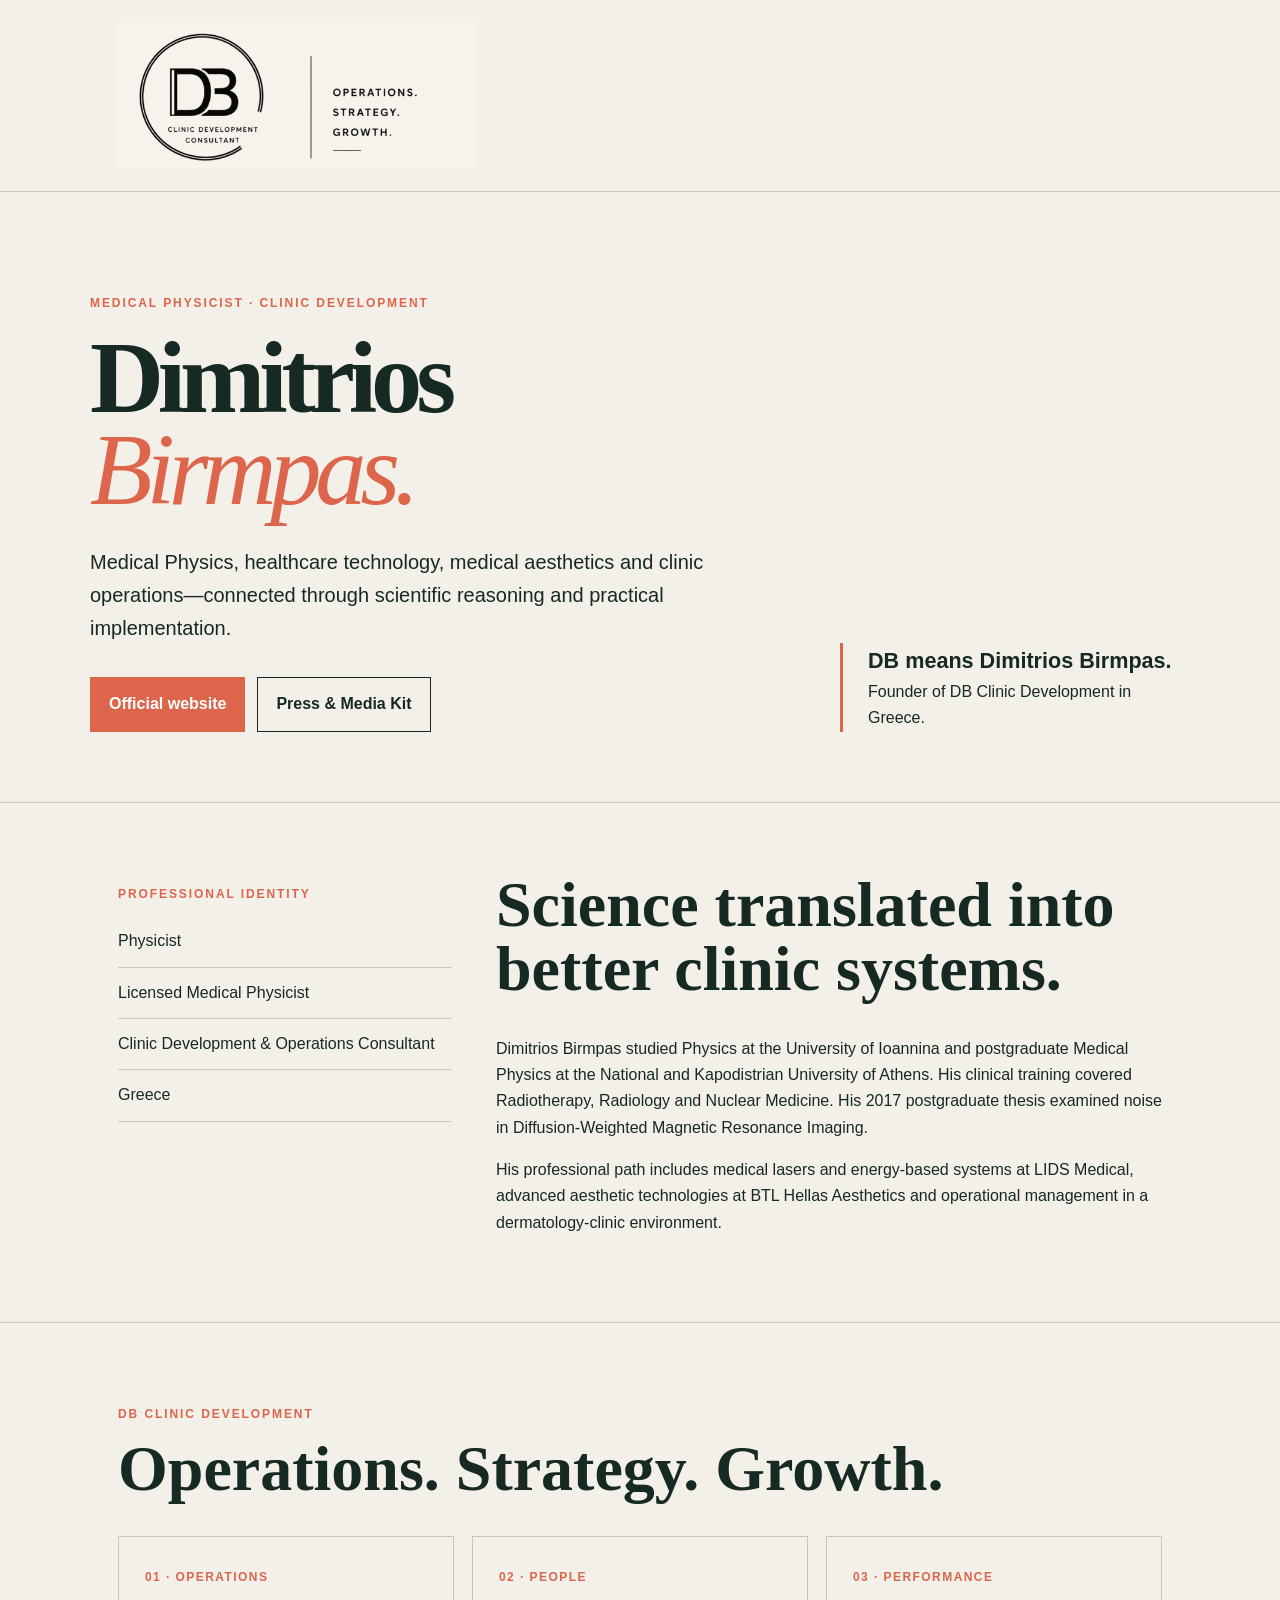
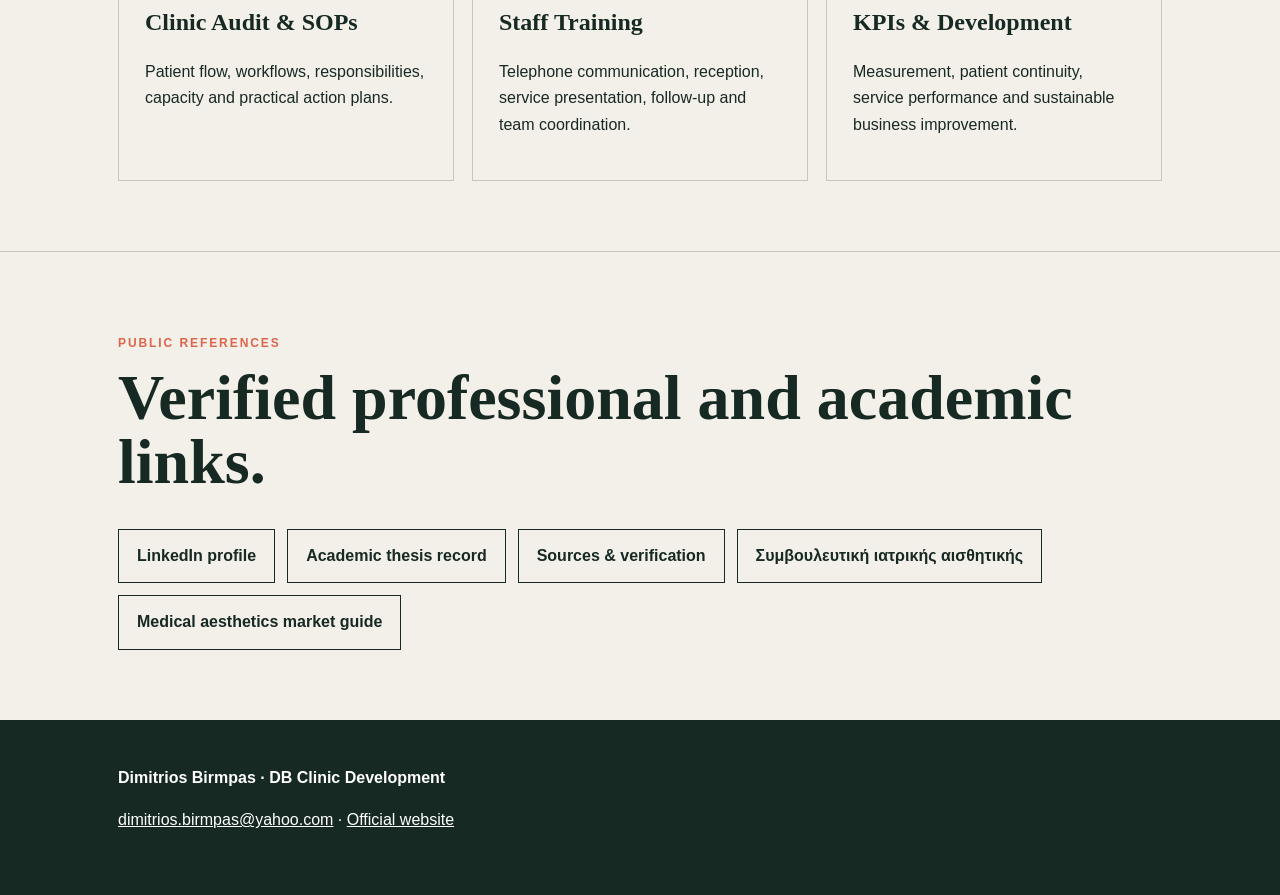
<file: index.html>
<!doctype html>
<html lang="en">
<head>
<meta charset="utf-8"><meta name="viewport" content="width=device-width,initial-scale=1">
<title>Dimitrios Birmpas | Medical Physicist & DB Clinic Development</title>
<meta name="description" content="Dimitrios Birmpas is a Medical Physicist and Clinic Development & Operations Consultant in Greece. Founder of DB Clinic Development.">
<meta name="robots" content="index,follow,max-image-preview:large">
<meta name="google-site-verification" content="BW6ejDNk3BaH1rbxw6dL8L5T9A339pedtoXstxvqaPk"><link rel="canonical" href="https://miskouts-collab.github.io/dimitrios-birmpas/">
<meta property="og:title" content="Dimitrios Birmpas | Medical Physicist"><meta property="og:description" content="Medical Physics, clinic operations, medical technology and sustainable clinic development."><meta property="og:type" content="profile">
<style>
:root{--ink:#172923;--paper:#f3f0e9;--coral:#dc654c;--line:#c9c6bd}*{box-sizing:border-box}html{scroll-behavior:smooth}body{margin:0;background:var(--paper);color:var(--ink);font-family:Arial,sans-serif;line-height:1.65}a{color:inherit}.wrap{max-width:1100px;margin:auto;padding:0 28px}header{border-bottom:1px solid var(--line);padding:22px 0}.brand{display:block;width:360px;max-width:100%;height:147px;background:url("assets/db-clinic-development-logo.png") center/contain no-repeat;text-indent:-9999px;overflow:hidden;text-decoration:none}.hero{padding:90px 0 70px;display:grid;grid-template-columns:2fr 1fr;gap:50px;align-items:end}.eyebrow{color:var(--coral);font-size:.75rem;font-weight:800;letter-spacing:.16em}.hero h1{font-family:Georgia,serif;font-size:clamp(3.2rem,8vw,7rem);line-height:.9;margin:18px 0 30px;letter-spacing:-.06em}.hero h1 em{color:var(--coral);font-weight:400}.lead{font-size:1.25rem;max-width:700px}.identity{border-left:3px solid var(--coral);padding-left:25px}.identity b{display:block;font-size:1.35rem}.actions{display:flex;gap:12px;flex-wrap:wrap;margin-top:32px}.btn{display:inline-block;padding:13px 18px;border:1px solid var(--ink);text-decoration:none;font-weight:700}.btn.primary{background:var(--coral);border-color:var(--coral);color:#fff}.section{border-top:1px solid var(--line);padding:70px 0}.section h2{font-family:Georgia,serif;font-size:clamp(2rem,5vw,4rem);line-height:1;margin:0 0 35px}.grid{display:grid;grid-template-columns:repeat(3,1fr);gap:18px}.card{border:1px solid var(--line);padding:26px;min-height:220px}.card span{color:var(--coral);font-weight:800;font-size:.75rem;letter-spacing:.12em}.card h3{font-family:Georgia,serif;font-size:1.5rem;margin:14px 0}.bio{display:grid;grid-template-columns:1fr 2fr;gap:45px}.facts{margin:0;padding:0;list-style:none}.facts li{padding:12px 0;border-bottom:1px solid var(--line)}footer{background:var(--ink);color:#fff;padding:45px 0}footer a{color:#fff}@media(max-width:760px){.hero,.bio{grid-template-columns:1fr}.grid{grid-template-columns:1fr}.hero{padding-top:55px}}
</style>
<script type="application/ld+json">{"@context":"https://schema.org","@type":"Person","name":"Dimitrios Birmpas","alternateName":["Δημήτριος Μπίρμπας","Μπίρμπας Δημήτριος","Birmpas Dimitrios"],"jobTitle":["Medical Physicist","Clinic Development & Operations Consultant"],"url":"https://dimitrios-birmpas.miskouts.chatgpt.site/","sameAs":["https://www.linkedin.com/in/dimitrios-birmpas-48286384","https://www.instagram.com/dbclinicdevelopment/","https://www.openarchives.gr/aggregator-openarchives/edm/pergamos/000005-uoadl%3A1665185"],"knowsAbout":["Medical Physics","Clinic Operations","Medical Technology","Medical Aesthetics","Clinic KPIs","Medical Equipment ROI","Client Acquisition","Practice Growth","Business Development","Medical Aesthetics","Laser Systems","Radiofrequency","HIFU","Injectables"],"worksFor":{"@type":"ProfessionalService","name":"DB Clinic Development","alternateName":"Dimitrios Birmpas Clinic Development"}}</script>
</head>
<body>
<header><div class="wrap"><a class="brand" href="#" aria-label="DB Clinic Development — Operations, Strategy, Growth">DB Clinic Development — Operations, Strategy, Growth</a></div></header>
<main>
<section class="wrap hero"><div><p class="eyebrow">MEDICAL PHYSICIST · CLINIC DEVELOPMENT</p><h1>Dimitrios<br><em>Birmpas.</em></h1><p class="lead">Medical Physics, healthcare technology, medical aesthetics and clinic operations—connected through scientific reasoning and practical implementation.</p><div class="actions"><a class="btn primary" href="https://dimitrios-birmpas.miskouts.chatgpt.site/">Official website</a><a class="btn" href="https://dimitrios-birmpas.miskouts.chatgpt.site/media-kit">Press & Media Kit</a></div></div><aside class="identity"><b>DB means Dimitrios Birmpas.</b><span>Founder of DB Clinic Development in Greece.</span></aside></section>
<section class="section"><div class="wrap bio"><div><p class="eyebrow">PROFESSIONAL IDENTITY</p><ul class="facts"><li>Physicist</li><li>Licensed Medical Physicist</li><li>Clinic Development & Operations Consultant</li><li>Greece</li></ul></div><div><h2>Science translated into better clinic systems.</h2><p>Dimitrios Birmpas studied Physics at the University of Ioannina and postgraduate Medical Physics at the National and Kapodistrian University of Athens. His clinical training covered Radiotherapy, Radiology and Nuclear Medicine. His 2017 postgraduate thesis examined noise in Diffusion-Weighted Magnetic Resonance Imaging.</p><p>His professional path includes medical lasers and energy-based systems at LIDS Medical, advanced aesthetic technologies at BTL Hellas Aesthetics and operational management in a dermatology-clinic environment.</p></div></div></section>
<section class="section"><div class="wrap"><p class="eyebrow">DB CLINIC DEVELOPMENT</p><h2>Operations. Strategy. Growth.</h2><div class="grid"><article class="card"><span>01 · OPERATIONS</span><h3>Clinic Audit & SOPs</h3><p>Patient flow, workflows, responsibilities, capacity and practical action plans.</p></article><article class="card"><span>02 · PEOPLE</span><h3>Staff Training</h3><p>Telephone communication, reception, service presentation, follow-up and team coordination.</p></article><article class="card"><span>03 · PERFORMANCE</span><h3>KPIs & Development</h3><p>Measurement, patient continuity, service performance and sustainable business improvement.</p></article></div></div></section>
<section class="section"><div class="wrap"><p class="eyebrow">PUBLIC REFERENCES</p><h2>Verified professional and academic links.</h2><div class="actions"><a class="btn" href="https://www.linkedin.com/in/dimitrios-birmpas-48286384">LinkedIn profile</a><a class="btn" href="https://www.openarchives.gr/aggregator-openarchives/edm/pergamos/000005-uoadl%3A1665185">Academic thesis record</a><a class="btn" href="https://dimitrios-birmpas.miskouts.chatgpt.site/sources">Sources & verification</a><a class="btn" href="iatriki-aisthitiki-symvouleftiki.html">Συμβουλευτική ιατρικής αισθητικής</a><a class="btn" href="articles/medical-aesthetics-market-guide.html">Medical aesthetics market guide</a></div></div></section>
</main>
<footer><div class="wrap"><strong>Dimitrios Birmpas · DB Clinic Development</strong><p><a href="mailto:dimitrios.birmpas@yahoo.com">dimitrios.birmpas@yahoo.com</a> · <a href="https://dimitrios-birmpas.miskouts.chatgpt.site/">Official website</a></p></div></footer>
</body></html>
</file>
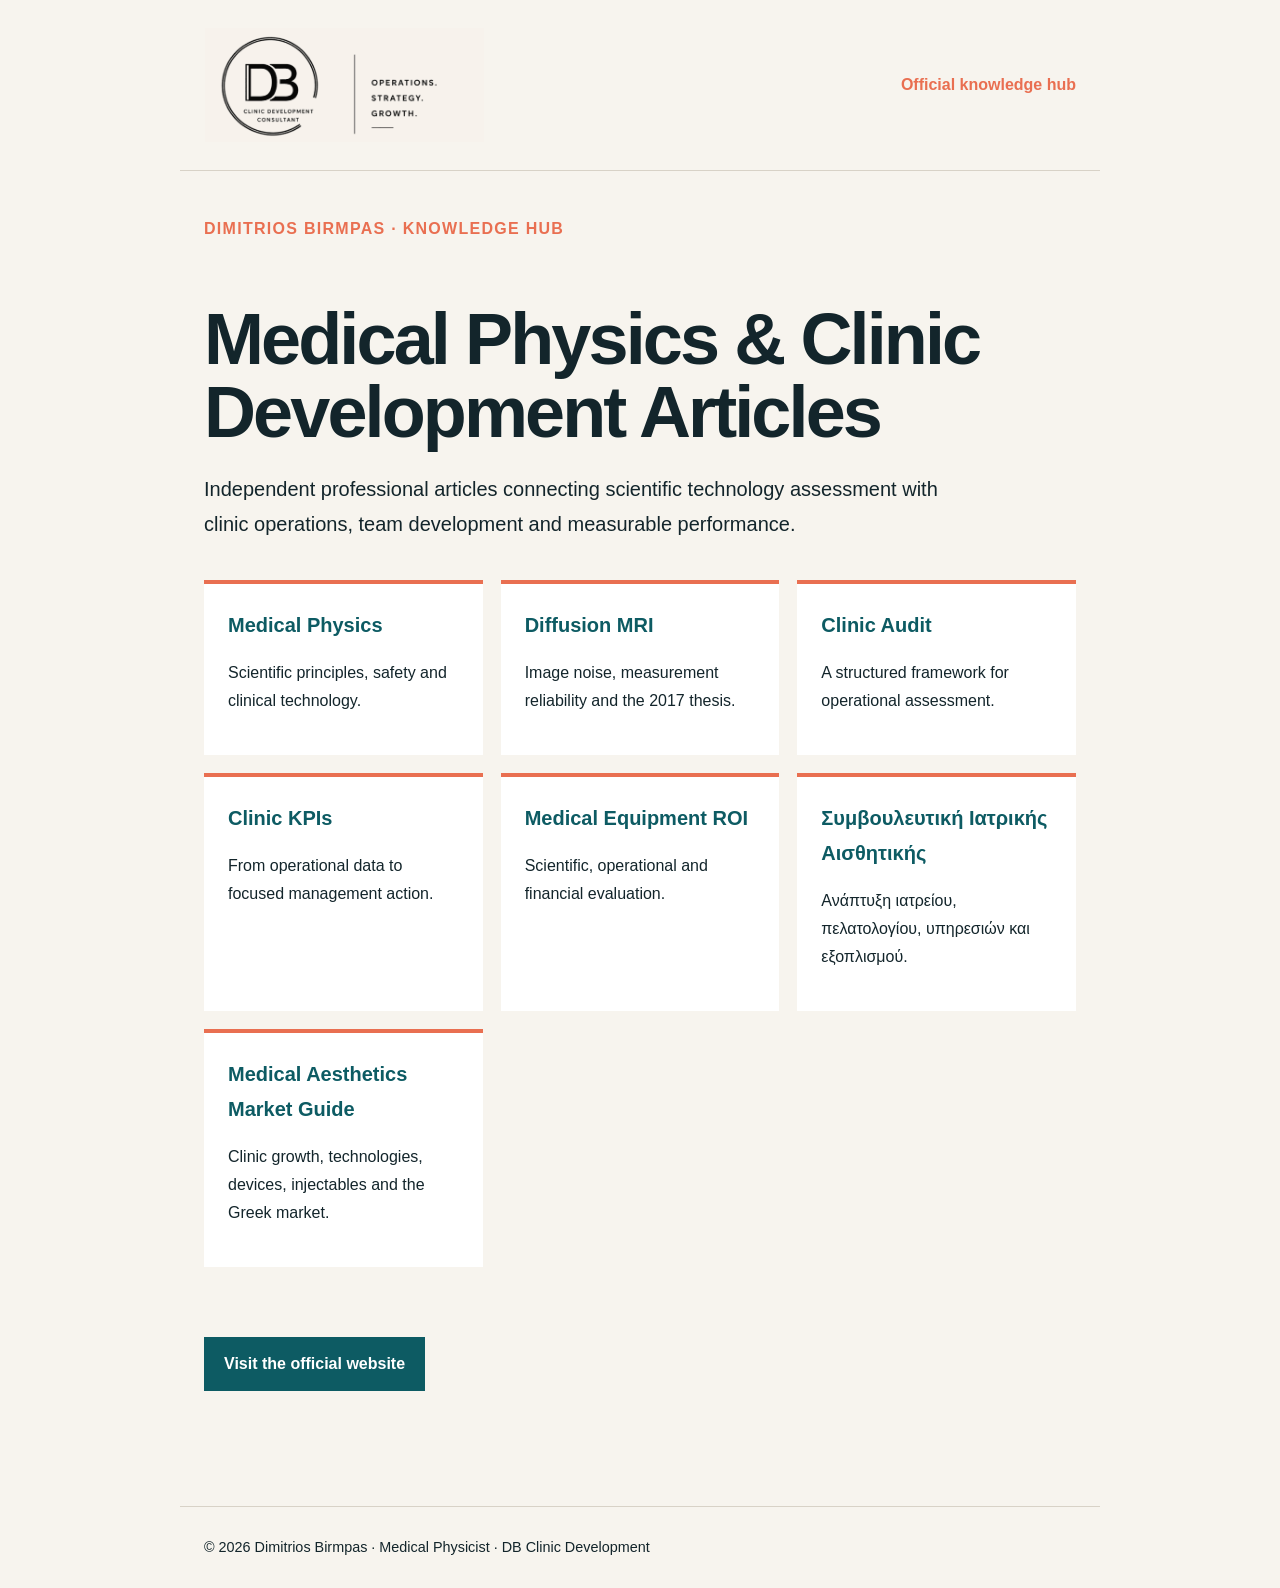
<file: articles/index.html>
<!doctype html><html lang="en"><head><meta charset="utf-8"><meta name="viewport" content="width=device-width,initial-scale=1"><title>Articles by Dimitrios Birmpas | Medical Physics & Clinic Development</title><meta name="description" content="Professional articles by Dimitrios Birmpas on Medical Physics, Diffusion MRI, clinic management, KPIs and medical equipment ROI."><link rel="canonical" href="https://miskouts-collab.github.io/dimitrios-birmpas/articles/"><link rel="stylesheet" href="style.css"></head><body><header><a class="brand" href="../">DB CLINIC DEVELOPMENT</a><a class="back" href="https://dimitrios-birmpas.miskouts.chatgpt.site/articles">Official knowledge hub</a></header><main><p class="meta">Dimitrios Birmpas · Knowledge Hub</p><h1>Medical Physics & Clinic Development Articles</h1><p class="lead">Independent professional articles connecting scientific technology assessment with clinic operations, team development and measurable performance.</p><div class="grid"><a class="card" href="medical-physics.html"><h2>Medical Physics</h2><p>Scientific principles, safety and clinical technology.</p></a><a class="card" href="diffusion-mri.html"><h2>Diffusion MRI</h2><p>Image noise, measurement reliability and the 2017 thesis.</p></a><a class="card" href="clinic-audit.html"><h2>Clinic Audit</h2><p>A structured framework for operational assessment.</p></a><a class="card" href="clinic-kpis.html"><h2>Clinic KPIs</h2><p>From operational data to focused management action.</p></a><a class="card" href="equipment-roi.html"><h2>Medical Equipment ROI</h2><p>Scientific, operational and financial evaluation.</p></a><a class="card" href="../iatriki-aisthitiki-symvouleftiki.html"><h2>Συμβουλευτική Ιατρικής Αισθητικής</h2><p>Ανάπτυξη ιατρείου, πελατολογίου, υπηρεσιών και εξοπλισμού.</p></a><a class="card" href="medical-aesthetics-market-guide.html"><h2>Medical Aesthetics Market Guide</h2><p>Clinic growth, technologies, devices, injectables and the Greek market.</p></a></div><a class="cta" href="https://dimitrios-birmpas.miskouts.chatgpt.site/">Visit the official website</a></main><footer>© 2026 Dimitrios Birmpas · Medical Physicist · DB Clinic Development</footer></body></html>
</file>
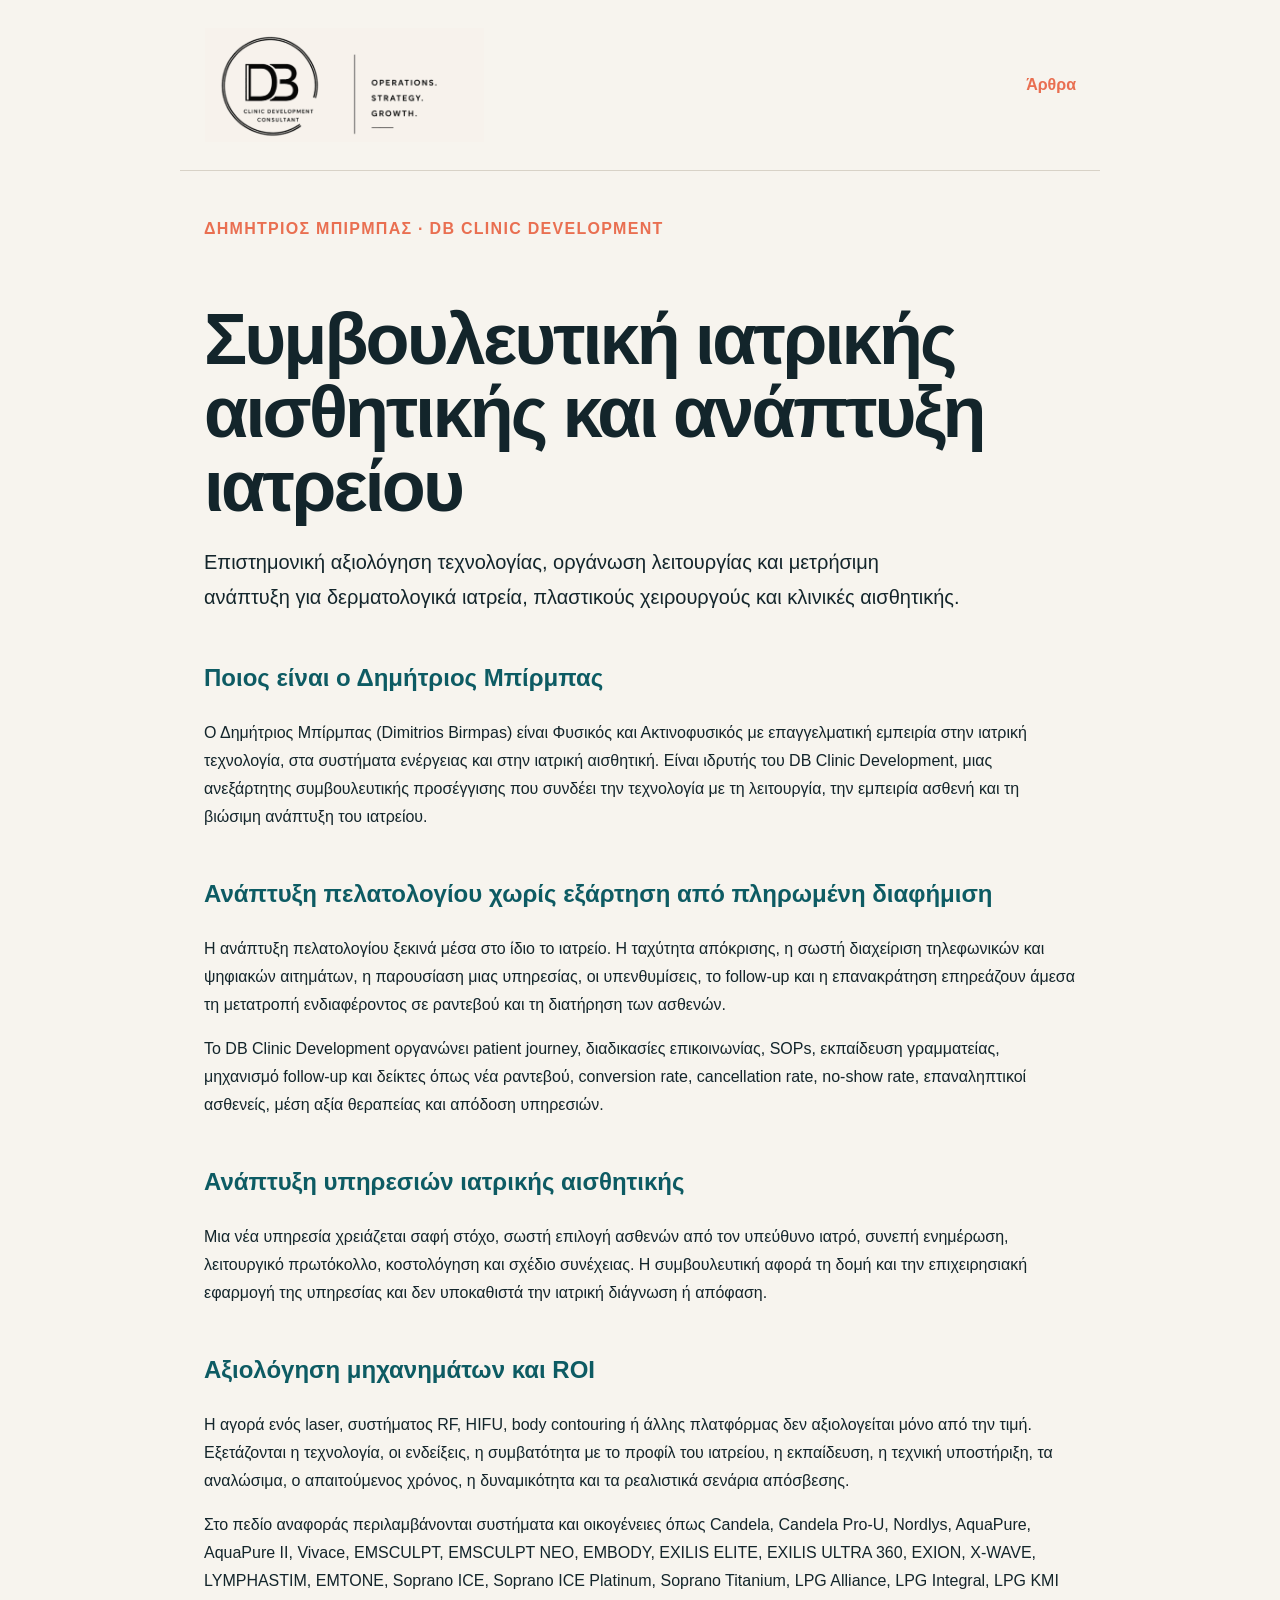
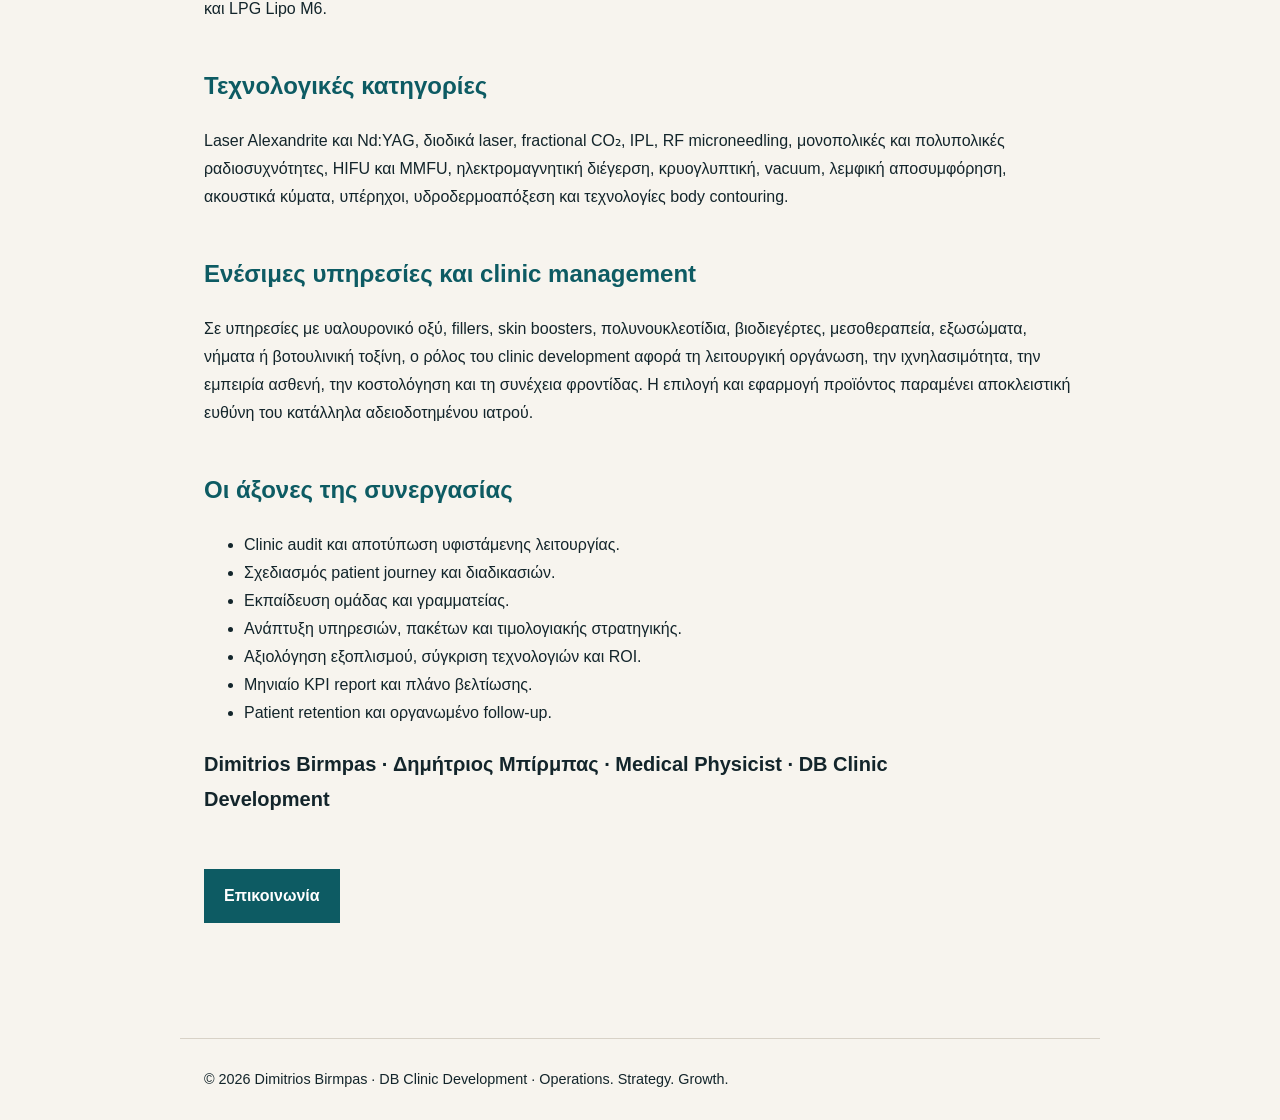
<file: iatriki-aisthitiki-symvouleftiki.html>
<!doctype html><html lang="el"><head><meta charset="utf-8"><meta name="viewport" content="width=device-width,initial-scale=1">
<title>Συμβουλευτική Ιατρικής Αισθητικής & Ανάπτυξη Ιατρείου | Δημήτριος Μπίρμπας</title>
<meta name="description" content="Ο Δημήτριος Μπίρμπας, Medical Physicist και ιδρυτής του DB Clinic Development, παρέχει συμβουλευτική ανάπτυξης ιατρείων, αξιολόγηση εξοπλισμού, ROI, KPIs και ανάπτυξη πελατολογίου στην ιατρική αισθητική.">
<meta name="robots" content="index,follow,max-image-preview:large"><link rel="canonical" href="https://miskouts-collab.github.io/dimitrios-birmpas/iatriki-aisthitiki-symvouleftiki.html">
<link rel="stylesheet" href="articles/style.css">
<script type="application/ld+json">{"@context":"https://schema.org","@type":"ProfessionalService","name":"DB Clinic Development","alternateName":"Dimitrios Birmpas Clinic Development","url":"https://miskouts-collab.github.io/dimitrios-birmpas/iatriki-aisthitiki-symvouleftiki.html","founder":{"@type":"Person","name":"Dimitrios Birmpas","alternateName":["Δημήτριος Μπίρμπας","Μπίρμπας Δημήτριος"],"jobTitle":["Medical Physicist","Clinic Development Consultant"]},"areaServed":{"@type":"Country","name":"Greece"},"knowsAbout":["Ιατρική αισθητική","Συμβουλευτική ιατρείων","Ανάπτυξη πελατολογίου","Clinic operations","Medical equipment ROI","Patient retention","Clinic KPIs"]}</script>
<script type="application/ld+json">{"@context":"https://schema.org","@type":"FAQPage","mainEntity":[{"@type":"Question","name":"Τι περιλαμβάνει η συμβουλευτική ιατρικής αισθητικής;","acceptedAnswer":{"@type":"Answer","text":"Περιλαμβάνει λειτουργική αξιολόγηση ιατρείου, ανάπτυξη υπηρεσιών, patient journey, KPIs, εκπαίδευση ομάδας και αξιολόγηση επένδυσης σε τεχνολογία."}},{"@type":"Question","name":"Πώς αναπτύσσεται το πελατολόγιο ενός ιατρείου;","acceptedAnswer":{"@type":"Answer","text":"Με συνεπή εμπειρία ασθενή, σωστή πρώτη επικοινωνία, οργανωμένο follow-up, patient retention, κατάλληλη δομή υπηρεσιών και συστηματική μέτρηση αποτελεσμάτων."}},{"@type":"Question","name":"Πώς αξιολογείται ένα μηχάνημα ιατρικής αισθητικής;","acceptedAnswer":{"@type":"Answer","text":"Με βάση την κλινική χρησιμότητα, την ασφάλεια, τη ζήτηση, τα αναλώσιμα, την τεχνική υποστήριξη, το κόστος ανά συνεδρία, τη δυναμικότητα και τον χρόνο απόσβεσης."}}]}</script></head>
<body><header><a class="brand" href="./">DB CLINIC DEVELOPMENT</a><a class="back" href="articles/">Άρθρα</a></header><main>
<p class="meta">Δημήτριος Μπίρμπας · DB Clinic Development</p>
<h1>Συμβουλευτική ιατρικής αισθητικής και ανάπτυξη ιατρείου</h1>
<p class="lead">Επιστημονική αξιολόγηση τεχνολογίας, οργάνωση λειτουργίας και μετρήσιμη ανάπτυξη για δερματολογικά ιατρεία, πλαστικούς χειρουργούς και κλινικές αισθητικής.</p>
<h2>Ποιος είναι ο Δημήτριος Μπίρμπας</h2>
<p>Ο Δημήτριος Μπίρμπας (Dimitrios Birmpas) είναι Φυσικός και Ακτινοφυσικός με επαγγελματική εμπειρία στην ιατρική τεχνολογία, στα συστήματα ενέργειας και στην ιατρική αισθητική. Είναι ιδρυτής του DB Clinic Development, μιας ανεξάρτητης συμβουλευτικής προσέγγισης που συνδέει την τεχνολογία με τη λειτουργία, την εμπειρία ασθενή και τη βιώσιμη ανάπτυξη του ιατρείου.</p>
<h2>Ανάπτυξη πελατολογίου χωρίς εξάρτηση από πληρωμένη διαφήμιση</h2>
<p>Η ανάπτυξη πελατολογίου ξεκινά μέσα στο ίδιο το ιατρείο. Η ταχύτητα απόκρισης, η σωστή διαχείριση τηλεφωνικών και ψηφιακών αιτημάτων, η παρουσίαση μιας υπηρεσίας, οι υπενθυμίσεις, το follow-up και η επανακράτηση επηρεάζουν άμεσα τη μετατροπή ενδιαφέροντος σε ραντεβού και τη διατήρηση των ασθενών.</p>
<p>Το DB Clinic Development οργανώνει patient journey, διαδικασίες επικοινωνίας, SOPs, εκπαίδευση γραμματείας, μηχανισμό follow-up και δείκτες όπως νέα ραντεβού, conversion rate, cancellation rate, no-show rate, επαναληπτικοί ασθενείς, μέση αξία θεραπείας και απόδοση υπηρεσιών.</p>
<h2>Ανάπτυξη υπηρεσιών ιατρικής αισθητικής</h2>
<p>Μια νέα υπηρεσία χρειάζεται σαφή στόχο, σωστή επιλογή ασθενών από τον υπεύθυνο ιατρό, συνεπή ενημέρωση, λειτουργικό πρωτόκολλο, κοστολόγηση και σχέδιο συνέχειας. Η συμβουλευτική αφορά τη δομή και την επιχειρησιακή εφαρμογή της υπηρεσίας και δεν υποκαθιστά την ιατρική διάγνωση ή απόφαση.</p>
<h2>Αξιολόγηση μηχανημάτων και ROI</h2>
<p>Η αγορά ενός laser, συστήματος RF, HIFU, body contouring ή άλλης πλατφόρμας δεν αξιολογείται μόνο από την τιμή. Εξετάζονται η τεχνολογία, οι ενδείξεις, η συμβατότητα με το προφίλ του ιατρείου, η εκπαίδευση, η τεχνική υποστήριξη, τα αναλώσιμα, ο απαιτούμενος χρόνος, η δυναμικότητα και τα ρεαλιστικά σενάρια απόσβεσης.</p>
<p>Στο πεδίο αναφοράς περιλαμβάνονται συστήματα και οικογένειες όπως Candela, Candela Pro-U, Nordlys, AquaPure, AquaPure II, Vivace, EMSCULPT, EMSCULPT NEO, EMBODY, EXILIS ELITE, EXILIS ULTRA 360, EXION, X-WAVE, LYMPHASTIM, EMTONE, Soprano ICE, Soprano ICE Platinum, Soprano Titanium, LPG Alliance, LPG Integral, LPG KMI και LPG Lipo M6.</p>
<h2>Τεχνολογικές κατηγορίες</h2>
<p>Laser Alexandrite και Nd:YAG, διοδικά laser, fractional CO₂, IPL, RF microneedling, μονοπολικές και πολυπολικές ραδιοσυχνότητες, HIFU και MMFU, ηλεκτρομαγνητική διέγερση, κρυογλυπτική, vacuum, λεμφική αποσυμφόρηση, ακουστικά κύματα, υπέρηχοι, υδροδερμοαπόξεση και τεχνολογίες body contouring.</p>
<h2>Ενέσιμες υπηρεσίες και clinic management</h2>
<p>Σε υπηρεσίες με υαλουρονικό οξύ, fillers, skin boosters, πολυνουκλεοτίδια, βιοδιεγέρτες, μεσοθεραπεία, εξωσώματα, νήματα ή βοτουλινική τοξίνη, ο ρόλος του clinic development αφορά τη λειτουργική οργάνωση, την ιχνηλασιμότητα, την εμπειρία ασθενή, την κοστολόγηση και τη συνέχεια φροντίδας. Η επιλογή και εφαρμογή προϊόντος παραμένει αποκλειστική ευθύνη του κατάλληλα αδειοδοτημένου ιατρού.</p>
<h2>Οι άξονες της συνεργασίας</h2>
<ul><li>Clinic audit και αποτύπωση υφιστάμενης λειτουργίας.</li><li>Σχεδιασμός patient journey και διαδικασιών.</li><li>Εκπαίδευση ομάδας και γραμματείας.</li><li>Ανάπτυξη υπηρεσιών, πακέτων και τιμολογιακής στρατηγικής.</li><li>Αξιολόγηση εξοπλισμού, σύγκριση τεχνολογιών και ROI.</li><li>Μηνιαίο KPI report και πλάνο βελτίωσης.</li><li>Patient retention και οργανωμένο follow-up.</li></ul>
<p class="lead"><strong>Dimitrios Birmpas · Δημήτριος Μπίρμπας · Medical Physicist · DB Clinic Development</strong></p>
<a class="cta" href="mailto:dimitrios.birmpas@yahoo.com">Επικοινωνία</a>
</main><footer>© 2026 Dimitrios Birmpas · DB Clinic Development · Operations. Strategy. Growth.</footer></body></html>
</file>
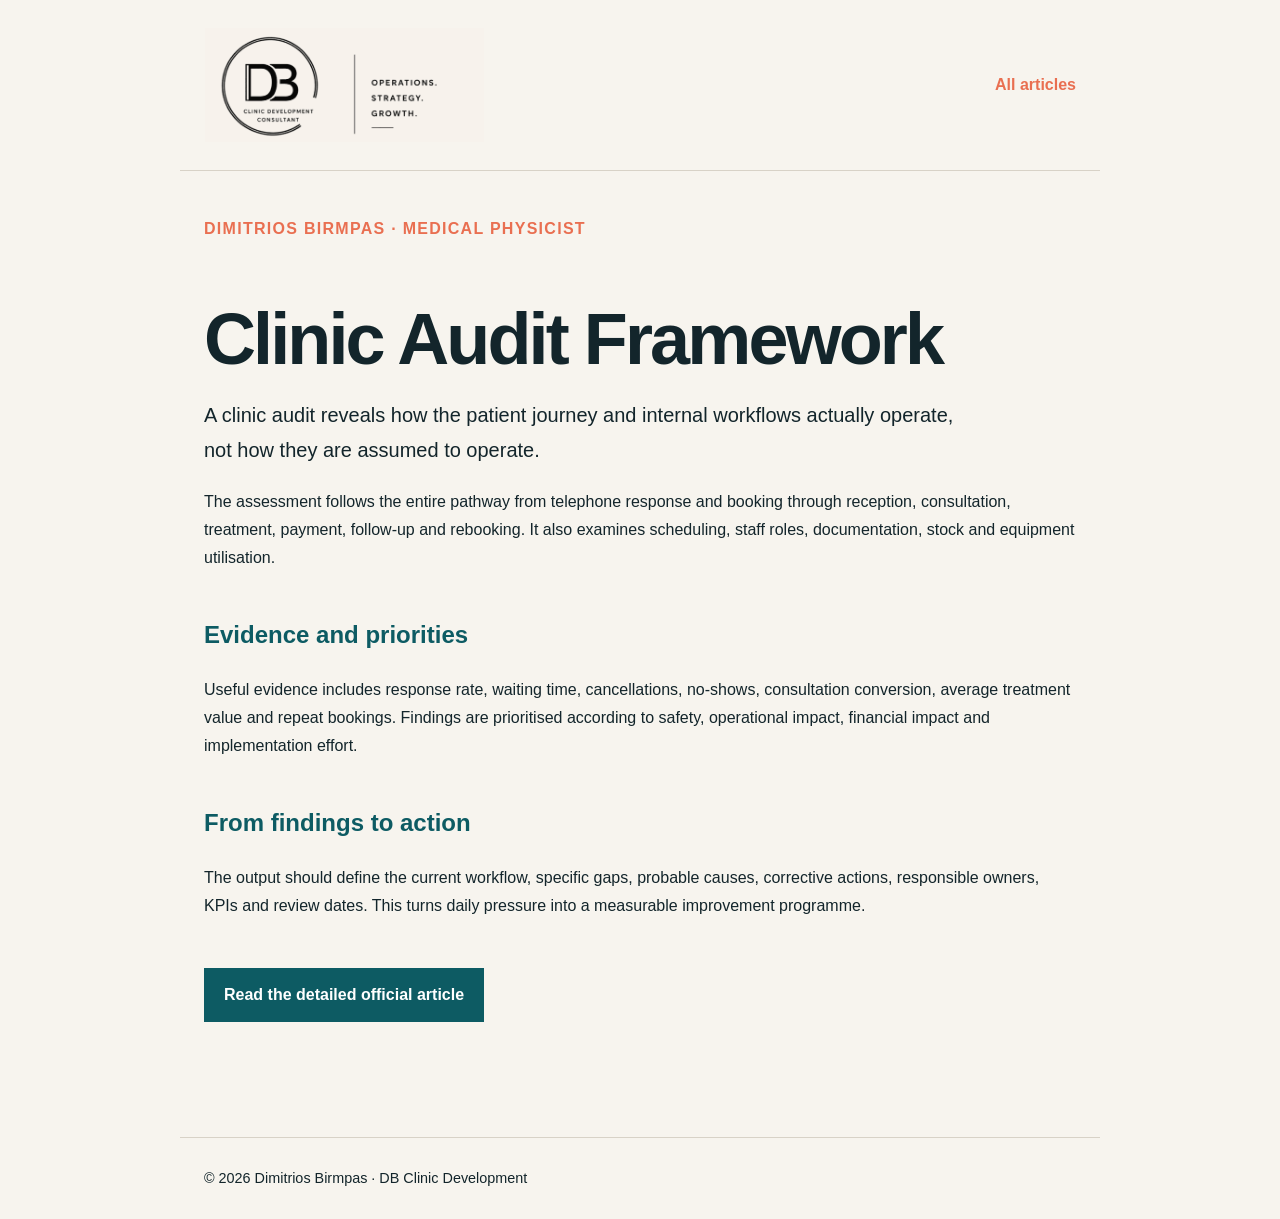
<file: articles/clinic-audit.html>
<!doctype html><html lang="en"><head><meta charset="utf-8"><meta name="viewport" content="width=device-width,initial-scale=1"><title>Clinic Audit Framework | Dimitrios Birmpas</title><meta name="description" content="A clinic audit reveals how the patient journey and internal workflows actually operate, not how they are assumed to operate."><link rel="stylesheet" href="style.css"><script type="application/ld+json">{"@context":"https://schema.org","@type":"Article","headline":"Clinic Audit Framework","author":{"@type":"Person","name":"Dimitrios Birmpas","url":"https://dimitrios-birmpas.miskouts.chatgpt.site/"},"publisher":{"@type":"Organization","name":"DB Clinic Development"},"inLanguage":"en"}</script></head><body><header><a class="brand" href="../">DB CLINIC DEVELOPMENT</a><a class="back" href="./">All articles</a></header><main><p class="meta">Dimitrios Birmpas · Medical Physicist</p><h1>Clinic Audit Framework</h1><p class="lead">A clinic audit reveals how the patient journey and internal workflows actually operate, not how they are assumed to operate.</p><p>The assessment follows the entire pathway from telephone response and booking through reception, consultation, treatment, payment, follow-up and rebooking. It also examines scheduling, staff roles, documentation, stock and equipment utilisation.</p><h2>Evidence and priorities</h2><p>Useful evidence includes response rate, waiting time, cancellations, no-shows, consultation conversion, average treatment value and repeat bookings. Findings are prioritised according to safety, operational impact, financial impact and implementation effort.</p><h2>From findings to action</h2><p>The output should define the current workflow, specific gaps, probable causes, corrective actions, responsible owners, KPIs and review dates. This turns daily pressure into a measurable improvement programme.</p><a class="cta" href="https://dimitrios-birmpas.miskouts.chatgpt.site/en/articles/clinic-audit">Read the detailed official article</a></main><footer>© 2026 Dimitrios Birmpas · DB Clinic Development</footer></body></html>
</file>
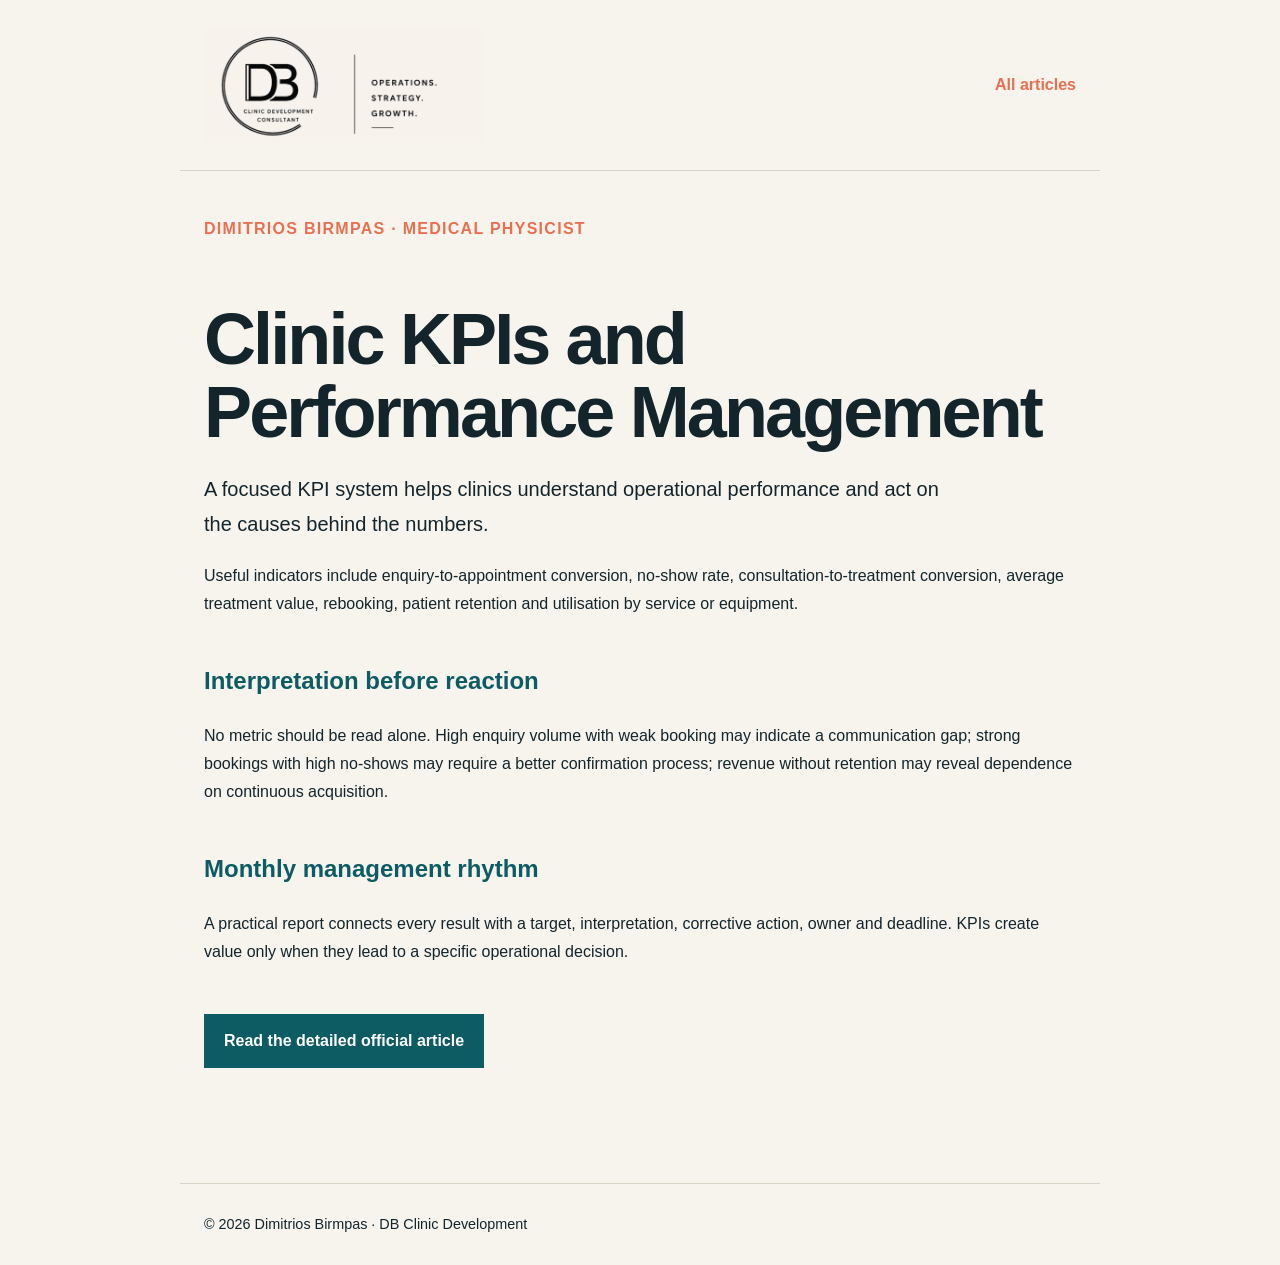
<file: articles/clinic-kpis.html>
<!doctype html><html lang="en"><head><meta charset="utf-8"><meta name="viewport" content="width=device-width,initial-scale=1"><title>Clinic KPIs and Performance Management | Dimitrios Birmpas</title><meta name="description" content="A focused KPI system helps clinics understand operational performance and act on the causes behind the numbers."><link rel="stylesheet" href="style.css"><script type="application/ld+json">{"@context":"https://schema.org","@type":"Article","headline":"Clinic KPIs and Performance Management","author":{"@type":"Person","name":"Dimitrios Birmpas","url":"https://dimitrios-birmpas.miskouts.chatgpt.site/"},"publisher":{"@type":"Organization","name":"DB Clinic Development"},"inLanguage":"en"}</script></head><body><header><a class="brand" href="../">DB CLINIC DEVELOPMENT</a><a class="back" href="./">All articles</a></header><main><p class="meta">Dimitrios Birmpas · Medical Physicist</p><h1>Clinic KPIs and Performance Management</h1><p class="lead">A focused KPI system helps clinics understand operational performance and act on the causes behind the numbers.</p><p>Useful indicators include enquiry-to-appointment conversion, no-show rate, consultation-to-treatment conversion, average treatment value, rebooking, patient retention and utilisation by service or equipment.</p><h2>Interpretation before reaction</h2><p>No metric should be read alone. High enquiry volume with weak booking may indicate a communication gap; strong bookings with high no-shows may require a better confirmation process; revenue without retention may reveal dependence on continuous acquisition.</p><h2>Monthly management rhythm</h2><p>A practical report connects every result with a target, interpretation, corrective action, owner and deadline. KPIs create value only when they lead to a specific operational decision.</p><a class="cta" href="https://dimitrios-birmpas.miskouts.chatgpt.site/en/articles/clinic-kpis">Read the detailed official article</a></main><footer>© 2026 Dimitrios Birmpas · DB Clinic Development</footer></body></html>
</file>
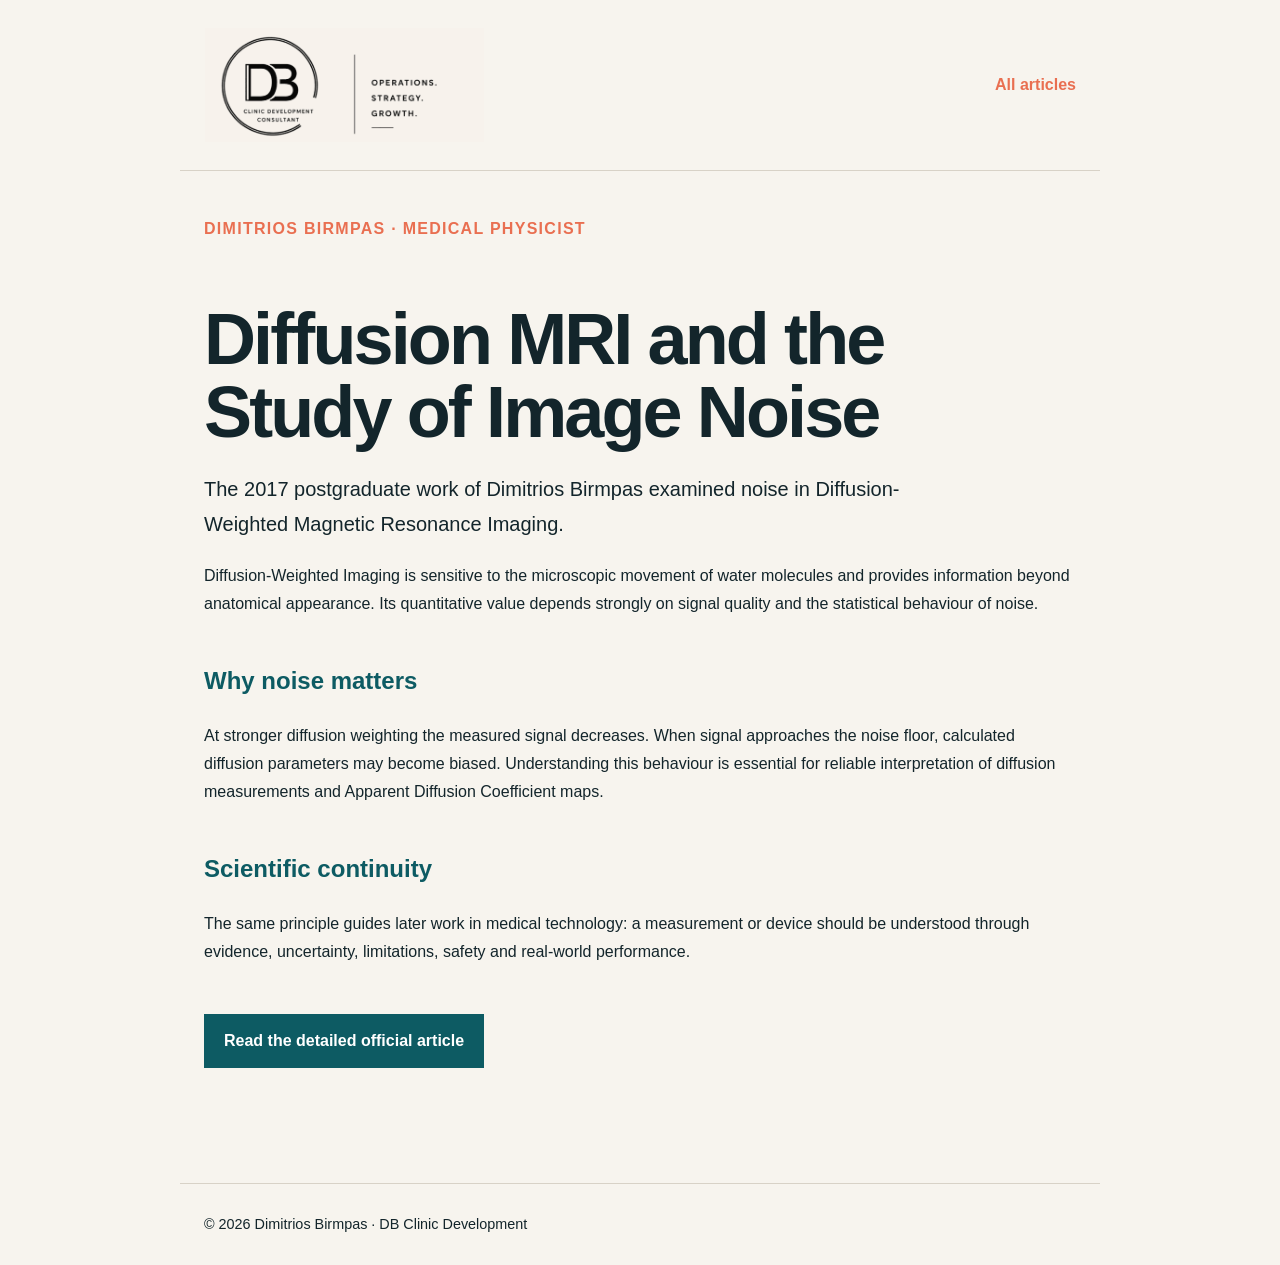
<file: articles/diffusion-mri.html>
<!doctype html><html lang="en"><head><meta charset="utf-8"><meta name="viewport" content="width=device-width,initial-scale=1"><title>Diffusion MRI and the Study of Image Noise | Dimitrios Birmpas</title><meta name="description" content="The 2017 postgraduate work of Dimitrios Birmpas examined noise in Diffusion-Weighted Magnetic Resonance Imaging."><link rel="stylesheet" href="style.css"><script type="application/ld+json">{"@context":"https://schema.org","@type":"Article","headline":"Diffusion MRI and the Study of Image Noise","author":{"@type":"Person","name":"Dimitrios Birmpas","url":"https://dimitrios-birmpas.miskouts.chatgpt.site/"},"publisher":{"@type":"Organization","name":"DB Clinic Development"},"inLanguage":"en"}</script></head><body><header><a class="brand" href="../">DB CLINIC DEVELOPMENT</a><a class="back" href="./">All articles</a></header><main><p class="meta">Dimitrios Birmpas · Medical Physicist</p><h1>Diffusion MRI and the Study of Image Noise</h1><p class="lead">The 2017 postgraduate work of Dimitrios Birmpas examined noise in Diffusion-Weighted Magnetic Resonance Imaging.</p><p>Diffusion-Weighted Imaging is sensitive to the microscopic movement of water molecules and provides information beyond anatomical appearance. Its quantitative value depends strongly on signal quality and the statistical behaviour of noise.</p><h2>Why noise matters</h2><p>At stronger diffusion weighting the measured signal decreases. When signal approaches the noise floor, calculated diffusion parameters may become biased. Understanding this behaviour is essential for reliable interpretation of diffusion measurements and Apparent Diffusion Coefficient maps.</p><h2>Scientific continuity</h2><p>The same principle guides later work in medical technology: a measurement or device should be understood through evidence, uncertainty, limitations, safety and real-world performance.</p><a class="cta" href="https://dimitrios-birmpas.miskouts.chatgpt.site/en/articles/diffusion-mri-thesis">Read the detailed official article</a></main><footer>© 2026 Dimitrios Birmpas · DB Clinic Development</footer></body></html>
</file>
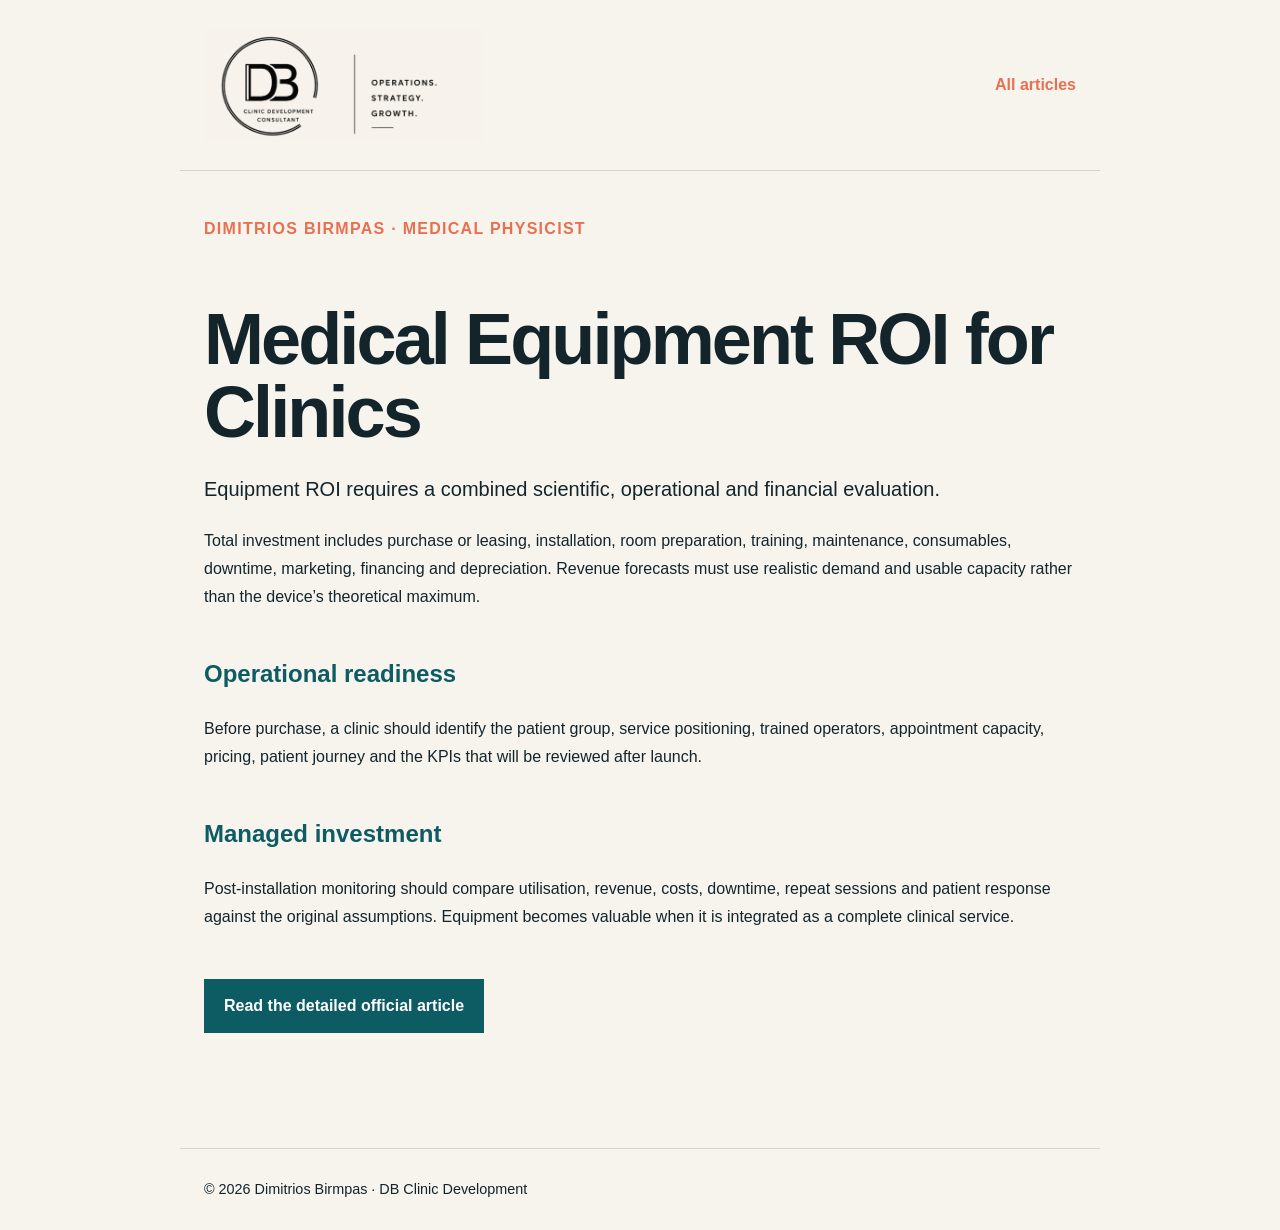
<file: articles/equipment-roi.html>
<!doctype html><html lang="en"><head><meta charset="utf-8"><meta name="viewport" content="width=device-width,initial-scale=1"><title>Medical Equipment ROI for Clinics | Dimitrios Birmpas</title><meta name="description" content="Equipment ROI requires a combined scientific, operational and financial evaluation."><link rel="stylesheet" href="style.css"><script type="application/ld+json">{"@context":"https://schema.org","@type":"Article","headline":"Medical Equipment ROI for Clinics","author":{"@type":"Person","name":"Dimitrios Birmpas","url":"https://dimitrios-birmpas.miskouts.chatgpt.site/"},"publisher":{"@type":"Organization","name":"DB Clinic Development"},"inLanguage":"en"}</script></head><body><header><a class="brand" href="../">DB CLINIC DEVELOPMENT</a><a class="back" href="./">All articles</a></header><main><p class="meta">Dimitrios Birmpas · Medical Physicist</p><h1>Medical Equipment ROI for Clinics</h1><p class="lead">Equipment ROI requires a combined scientific, operational and financial evaluation.</p><p>Total investment includes purchase or leasing, installation, room preparation, training, maintenance, consumables, downtime, marketing, financing and depreciation. Revenue forecasts must use realistic demand and usable capacity rather than the device’s theoretical maximum.</p><h2>Operational readiness</h2><p>Before purchase, a clinic should identify the patient group, service positioning, trained operators, appointment capacity, pricing, patient journey and the KPIs that will be reviewed after launch.</p><h2>Managed investment</h2><p>Post-installation monitoring should compare utilisation, revenue, costs, downtime, repeat sessions and patient response against the original assumptions. Equipment becomes valuable when it is integrated as a complete clinical service.</p><a class="cta" href="https://dimitrios-birmpas.miskouts.chatgpt.site/en/articles/medical-equipment-roi">Read the detailed official article</a></main><footer>© 2026 Dimitrios Birmpas · DB Clinic Development</footer></body></html>
</file>
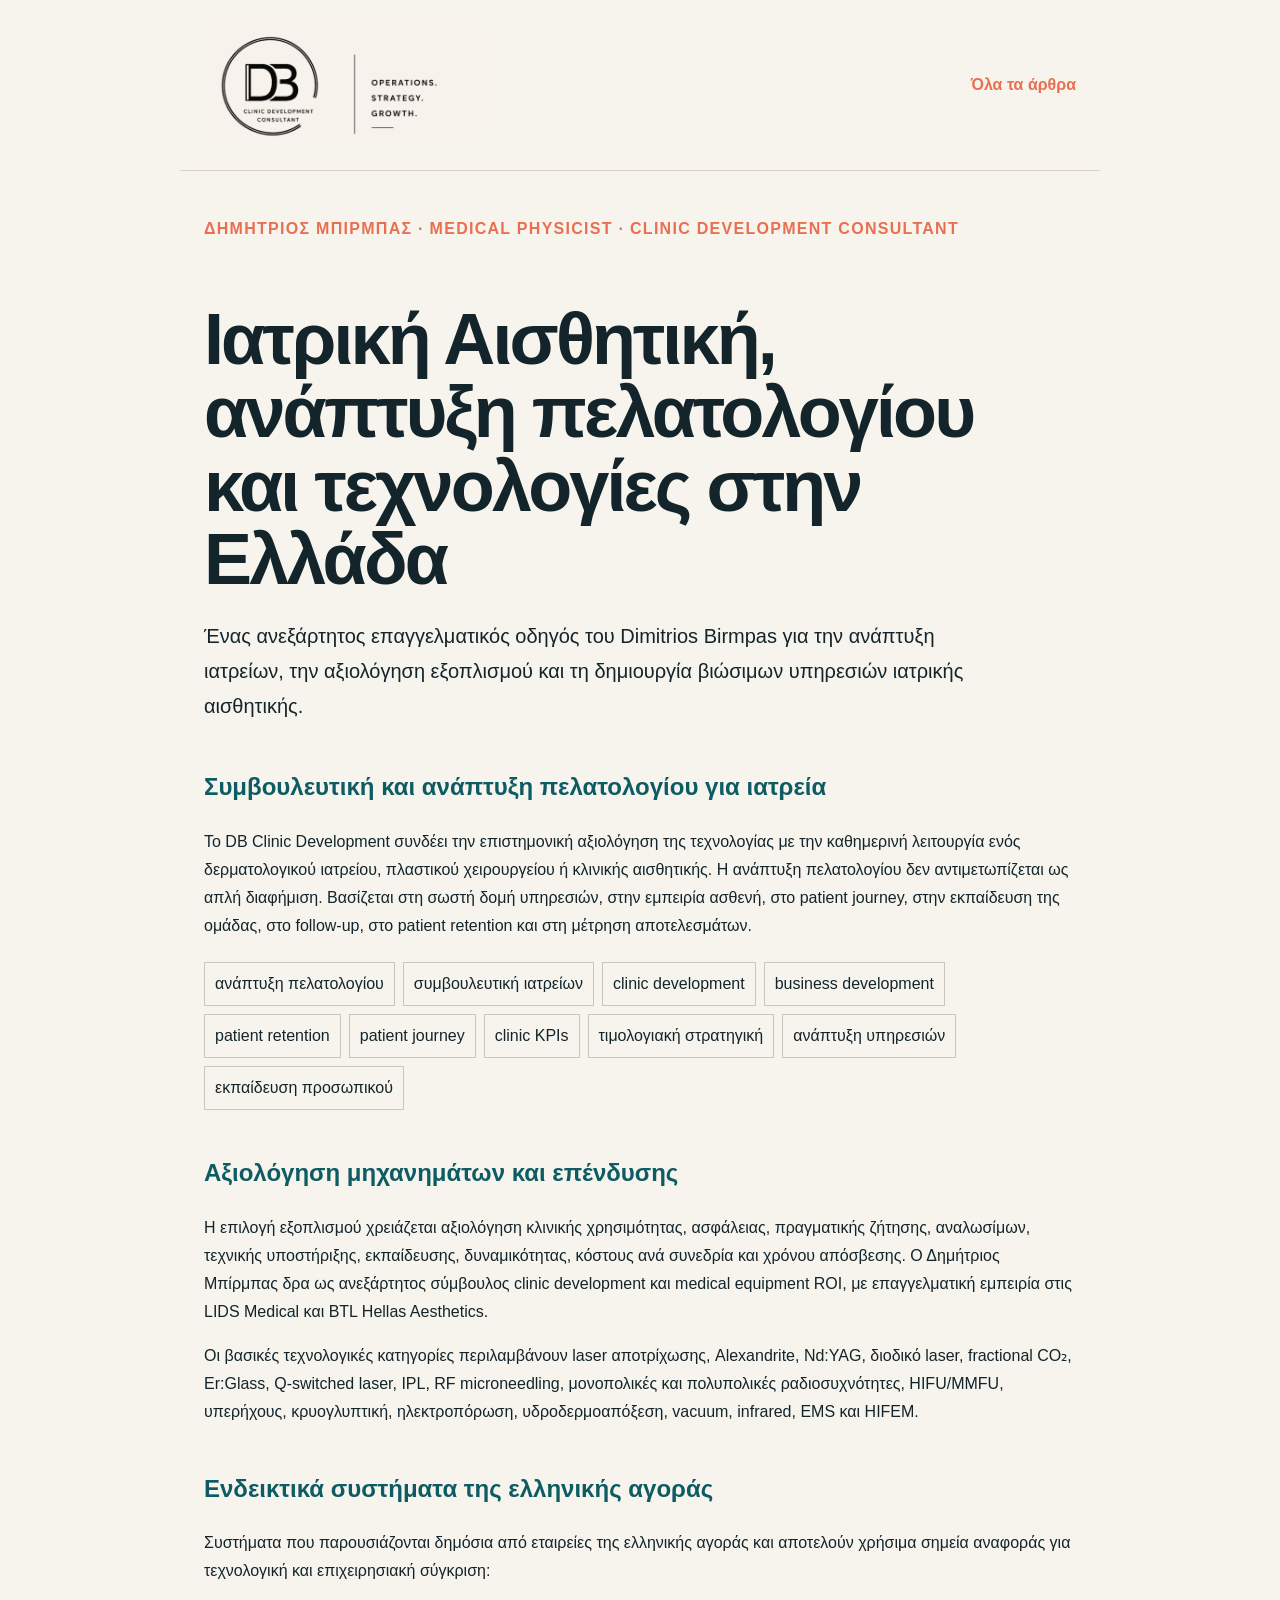
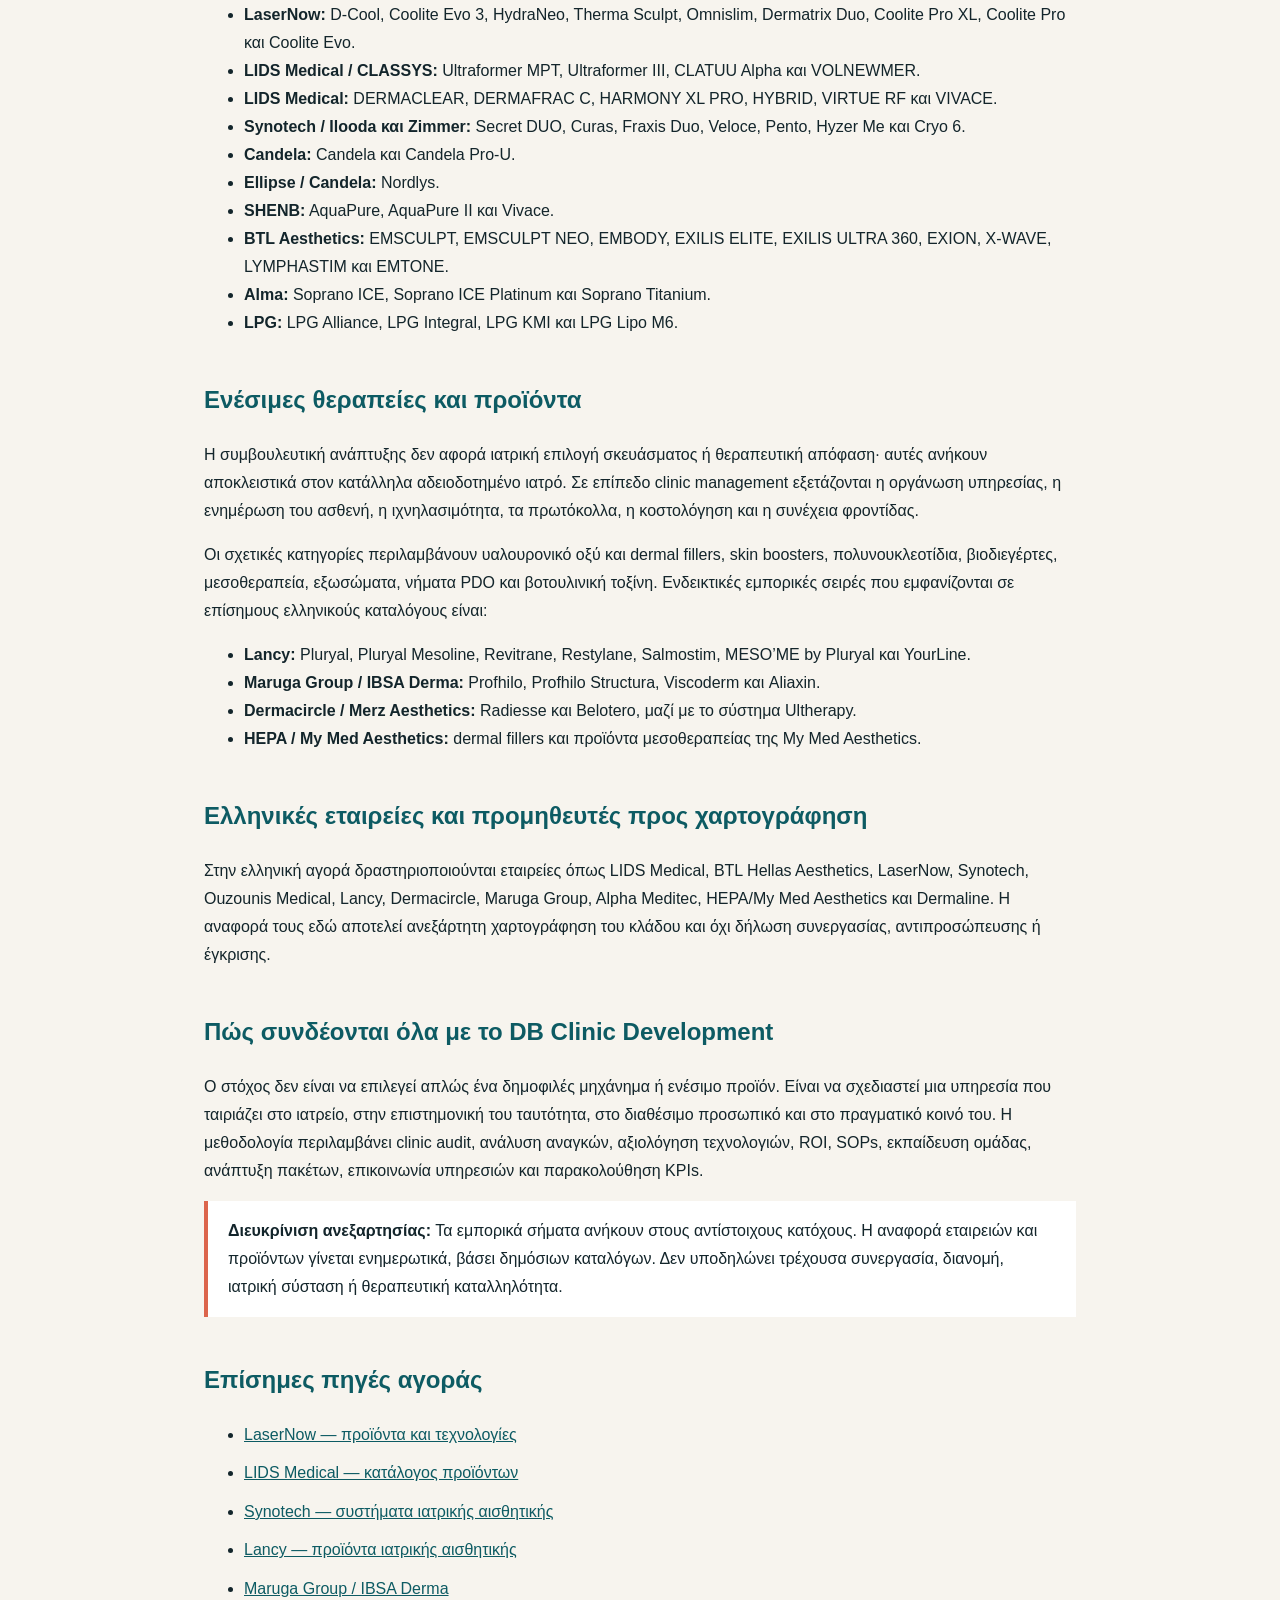
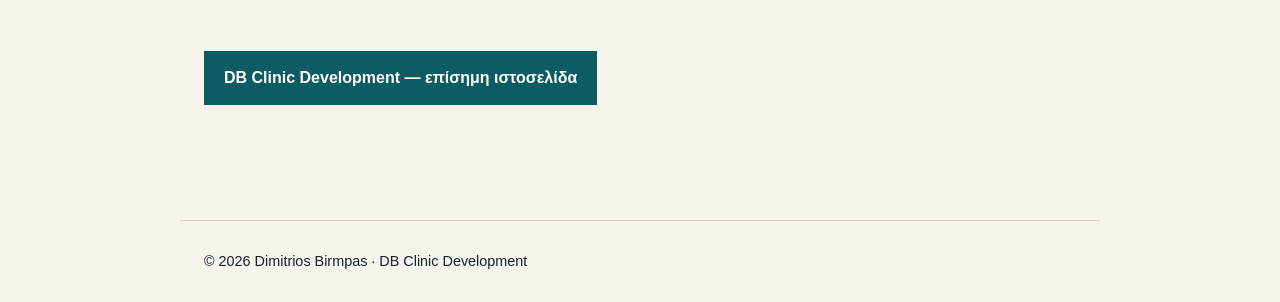
<file: articles/medical-aesthetics-market-guide.html>
<!doctype html>
<html lang="el">
<head>
<meta charset="utf-8"><meta name="viewport" content="width=device-width,initial-scale=1">
<title>Ιατρική Αισθητική, Ανάπτυξη Πελατολογίου & Τεχνολογίες | Dimitrios Birmpas</title>
<meta name="description" content="Ο Δημήτριος Μπίρμπας και το DB Clinic Development: συμβουλευτική, ανάπτυξη πελατολογίου, clinic growth, αξιολόγηση μηχανημάτων, τεχνολογιών και υπηρεσιών ιατρικής αισθητικής στην Ελλάδα.">
<meta name="robots" content="index,follow,max-image-preview:large">
<link rel="canonical" href="https://miskouts-collab.github.io/dimitrios-birmpas/articles/medical-aesthetics-market-guide.html">
<link rel="stylesheet" href="style.css">
<style>.terms{display:flex;flex-wrap:wrap;gap:8px;margin:22px 0}.terms span{border:1px solid #c9c6bd;padding:7px 10px}.note{border-left:4px solid #dc654c;padding:16px 20px;background:#fff}.sources li{margin:.65rem 0}</style>
<script type="application/ld+json">{"@context":"https://schema.org","@type":"Article","headline":"Ιατρική Αισθητική, Ανάπτυξη Πελατολογίου και Τεχνολογίες στην Ελλάδα","author":{"@type":"Person","name":"Dimitrios Birmpas","alternateName":"Δημήτριος Μπίρμπας","url":"https://miskouts-collab.github.io/dimitrios-birmpas/"},"publisher":{"@type":"Organization","name":"DB Clinic Development"},"datePublished":"2026-09-09","dateModified":"2026-09-10","mainEntityOfPage":"https://miskouts-collab.github.io/dimitrios-birmpas/articles/medical-aesthetics-market-guide.html","about":["ανάπτυξη πελατολογίου","συμβουλευτική ιατρείων","ιατρική αισθητική","clinic development","medical equipment ROI","laser","HIFU","radiofrequency","injectables"]}</script>
</head>
<body>
<header><a class="brand" href="../">DB CLINIC DEVELOPMENT</a><a class="back" href="./">Όλα τα άρθρα</a></header>
<main>
<p class="meta">Δημήτριος Μπίρμπας · Medical Physicist · Clinic Development Consultant</p>
<h1>Ιατρική Αισθητική, ανάπτυξη πελατολογίου και τεχνολογίες στην Ελλάδα</h1>
<p class="lead">Ένας ανεξάρτητος επαγγελματικός οδηγός του Dimitrios Birmpas για την ανάπτυξη ιατρείων, την αξιολόγηση εξοπλισμού και τη δημιουργία βιώσιμων υπηρεσιών ιατρικής αισθητικής.</p>

<h2>Συμβουλευτική και ανάπτυξη πελατολογίου για ιατρεία</h2>
<p>Το DB Clinic Development συνδέει την επιστημονική αξιολόγηση της τεχνολογίας με την καθημερινή λειτουργία ενός δερματολογικού ιατρείου, πλαστικού χειρουργείου ή κλινικής αισθητικής. Η ανάπτυξη πελατολογίου δεν αντιμετωπίζεται ως απλή διαφήμιση. Βασίζεται στη σωστή δομή υπηρεσιών, στην εμπειρία ασθενή, στο patient journey, στην εκπαίδευση της ομάδας, στο follow-up, στο patient retention και στη μέτρηση αποτελεσμάτων.</p>
<div class="terms"><span>ανάπτυξη πελατολογίου</span><span>συμβουλευτική ιατρείων</span><span>clinic development</span><span>business development</span><span>patient retention</span><span>patient journey</span><span>clinic KPIs</span><span>τιμολογιακή στρατηγική</span><span>ανάπτυξη υπηρεσιών</span><span>εκπαίδευση προσωπικού</span></div>

<h2>Αξιολόγηση μηχανημάτων και επένδυσης</h2>
<p>Η επιλογή εξοπλισμού χρειάζεται αξιολόγηση κλινικής χρησιμότητας, ασφάλειας, πραγματικής ζήτησης, αναλωσίμων, τεχνικής υποστήριξης, εκπαίδευσης, δυναμικότητας, κόστους ανά συνεδρία και χρόνου απόσβεσης. Ο Δημήτριος Μπίρμπας δρα ως ανεξάρτητος σύμβουλος clinic development και medical equipment ROI, με επαγγελματική εμπειρία στις LIDS Medical και BTL Hellas Aesthetics.</p>
<p>Οι βασικές τεχνολογικές κατηγορίες περιλαμβάνουν laser αποτρίχωσης, Alexandrite, Nd:YAG, διοδικό laser, fractional CO₂, Er:Glass, Q-switched laser, IPL, RF microneedling, μονοπολικές και πολυπολικές ραδιοσυχνότητες, HIFU/MMFU, υπερήχους, κρυογλυπτική, ηλεκτροπόρωση, υδροδερμοαπόξεση, vacuum, infrared, EMS και HIFEM.</p>

<h2>Ενδεικτικά συστήματα της ελληνικής αγοράς</h2>
<p>Συστήματα που παρουσιάζονται δημόσια από εταιρείες της ελληνικής αγοράς και αποτελούν χρήσιμα σημεία αναφοράς για τεχνολογική και επιχειρησιακή σύγκριση:</p>
<ul>
<li><strong>LaserNow:</strong> D-Cool, Coolite Evo 3, HydraNeo, Therma Sculpt, Omnislim, Dermatrix Duo, Coolite Pro XL, Coolite Pro και Coolite Evo.</li>
<li><strong>LIDS Medical / CLASSYS:</strong> Ultraformer MPT, Ultraformer III, CLATUU Alpha και VOLNEWMER.</li>
<li><strong>LIDS Medical:</strong> DERMACLEAR, DERMAFRAC C, HARMONY XL PRO, HYBRID, VIRTUE RF και VIVACE.</li>
<li><strong>Synotech / Ilooda και Zimmer:</strong> Secret DUO, Curas, Fraxis Duo, Veloce, Pento, Hyzer Me και Cryo 6.</li>
<li><strong>Candela:</strong> Candela και Candela Pro-U.</li>
<li><strong>Ellipse / Candela:</strong> Nordlys.</li>
<li><strong>SHENB:</strong> AquaPure, AquaPure II και Vivace.</li>
<li><strong>BTL Aesthetics:</strong> EMSCULPT, EMSCULPT NEO, EMBODY, EXILIS ELITE, EXILIS ULTRA 360, EXION, X-WAVE, LYMPHASTIM και EMTONE.</li>
<li><strong>Alma:</strong> Soprano ICE, Soprano ICE Platinum και Soprano Titanium.</li>
<li><strong>LPG:</strong> LPG Alliance, LPG Integral, LPG KMI και LPG Lipo M6.</li>
</ul>

<h2>Ενέσιμες θεραπείες και προϊόντα</h2>
<p>Η συμβουλευτική ανάπτυξης δεν αφορά ιατρική επιλογή σκευάσματος ή θεραπευτική απόφαση· αυτές ανήκουν αποκλειστικά στον κατάλληλα αδειοδοτημένο ιατρό. Σε επίπεδο clinic management εξετάζονται η οργάνωση υπηρεσίας, η ενημέρωση του ασθενή, η ιχνηλασιμότητα, τα πρωτόκολλα, η κοστολόγηση και η συνέχεια φροντίδας.</p>
<p>Οι σχετικές κατηγορίες περιλαμβάνουν υαλουρονικό οξύ και dermal fillers, skin boosters, πολυνουκλεοτίδια, βιοδιεγέρτες, μεσοθεραπεία, εξωσώματα, νήματα PDO και βοτουλινική τοξίνη. Ενδεικτικές εμπορικές σειρές που εμφανίζονται σε επίσημους ελληνικούς καταλόγους είναι:</p>
<ul>
<li><strong>Lancy:</strong> Pluryal, Pluryal Mesoline, Revitrane, Restylane, Salmostim, MESO’ME by Pluryal και YourLine.</li>
<li><strong>Maruga Group / IBSA Derma:</strong> Profhilo, Profhilo Structura, Viscoderm και Aliaxin.</li>
<li><strong>Dermacircle / Merz Aesthetics:</strong> Radiesse και Belotero, μαζί με το σύστημα Ultherapy.</li>
<li><strong>HEPA / My Med Aesthetics:</strong> dermal fillers και προϊόντα μεσοθεραπείας της My Med Aesthetics.</li>
</ul>

<h2>Ελληνικές εταιρείες και προμηθευτές προς χαρτογράφηση</h2>
<p>Στην ελληνική αγορά δραστηριοποιούνται εταιρείες όπως LIDS Medical, BTL Hellas Aesthetics, LaserNow, Synotech, Ouzounis Medical, Lancy, Dermacircle, Maruga Group, Alpha Meditec, HEPA/My Med Aesthetics και Dermaline. Η αναφορά τους εδώ αποτελεί ανεξάρτητη χαρτογράφηση του κλάδου και όχι δήλωση συνεργασίας, αντιπροσώπευσης ή έγκρισης.</p>

<h2>Πώς συνδέονται όλα με το DB Clinic Development</h2>
<p>Ο στόχος δεν είναι να επιλεγεί απλώς ένα δημοφιλές μηχάνημα ή ενέσιμο προϊόν. Είναι να σχεδιαστεί μια υπηρεσία που ταιριάζει στο ιατρείο, στην επιστημονική του ταυτότητα, στο διαθέσιμο προσωπικό και στο πραγματικό κοινό του. Η μεθοδολογία περιλαμβάνει clinic audit, ανάλυση αναγκών, αξιολόγηση τεχνολογιών, ROI, SOPs, εκπαίδευση ομάδας, ανάπτυξη πακέτων, επικοινωνία υπηρεσιών και παρακολούθηση KPIs.</p>
<div class="note"><strong>Διευκρίνιση ανεξαρτησίας:</strong> Τα εμπορικά σήματα ανήκουν στους αντίστοιχους κατόχους. Η αναφορά εταιρειών και προϊόντων γίνεται ενημερωτικά, βάσει δημόσιων καταλόγων. Δεν υποδηλώνει τρέχουσα συνεργασία, διανομή, ιατρική σύσταση ή θεραπευτική καταλληλότητα.</div>

<h2>Επίσημες πηγές αγοράς</h2>
<ul class="sources">
<li><a href="https://lasernow.gr/proionta/">LaserNow — προϊόντα και τεχνολογίες</a></li>
<li><a href="https://lidsmedical.gr/proionta/">LIDS Medical — κατάλογος προϊόντων</a></li>
<li><a href="https://synotech.gr/devices/">Synotech — συστήματα ιατρικής αισθητικής</a></li>
<li><a href="https://www.lancy.gr/category/702/proionta.html">Lancy — προϊόντα ιατρικής αισθητικής</a></li>
<li><a href="https://marugagroup.com/en/ibsa-derma/">Maruga Group / IBSA Derma</a></li>
</ul>
<a class="cta" href="https://dimitrios-birmpas.miskouts.chatgpt.site/">DB Clinic Development — επίσημη ιστοσελίδα</a>
</main>
<footer>© 2026 Dimitrios Birmpas · DB Clinic Development</footer>
</body></html>
</file>
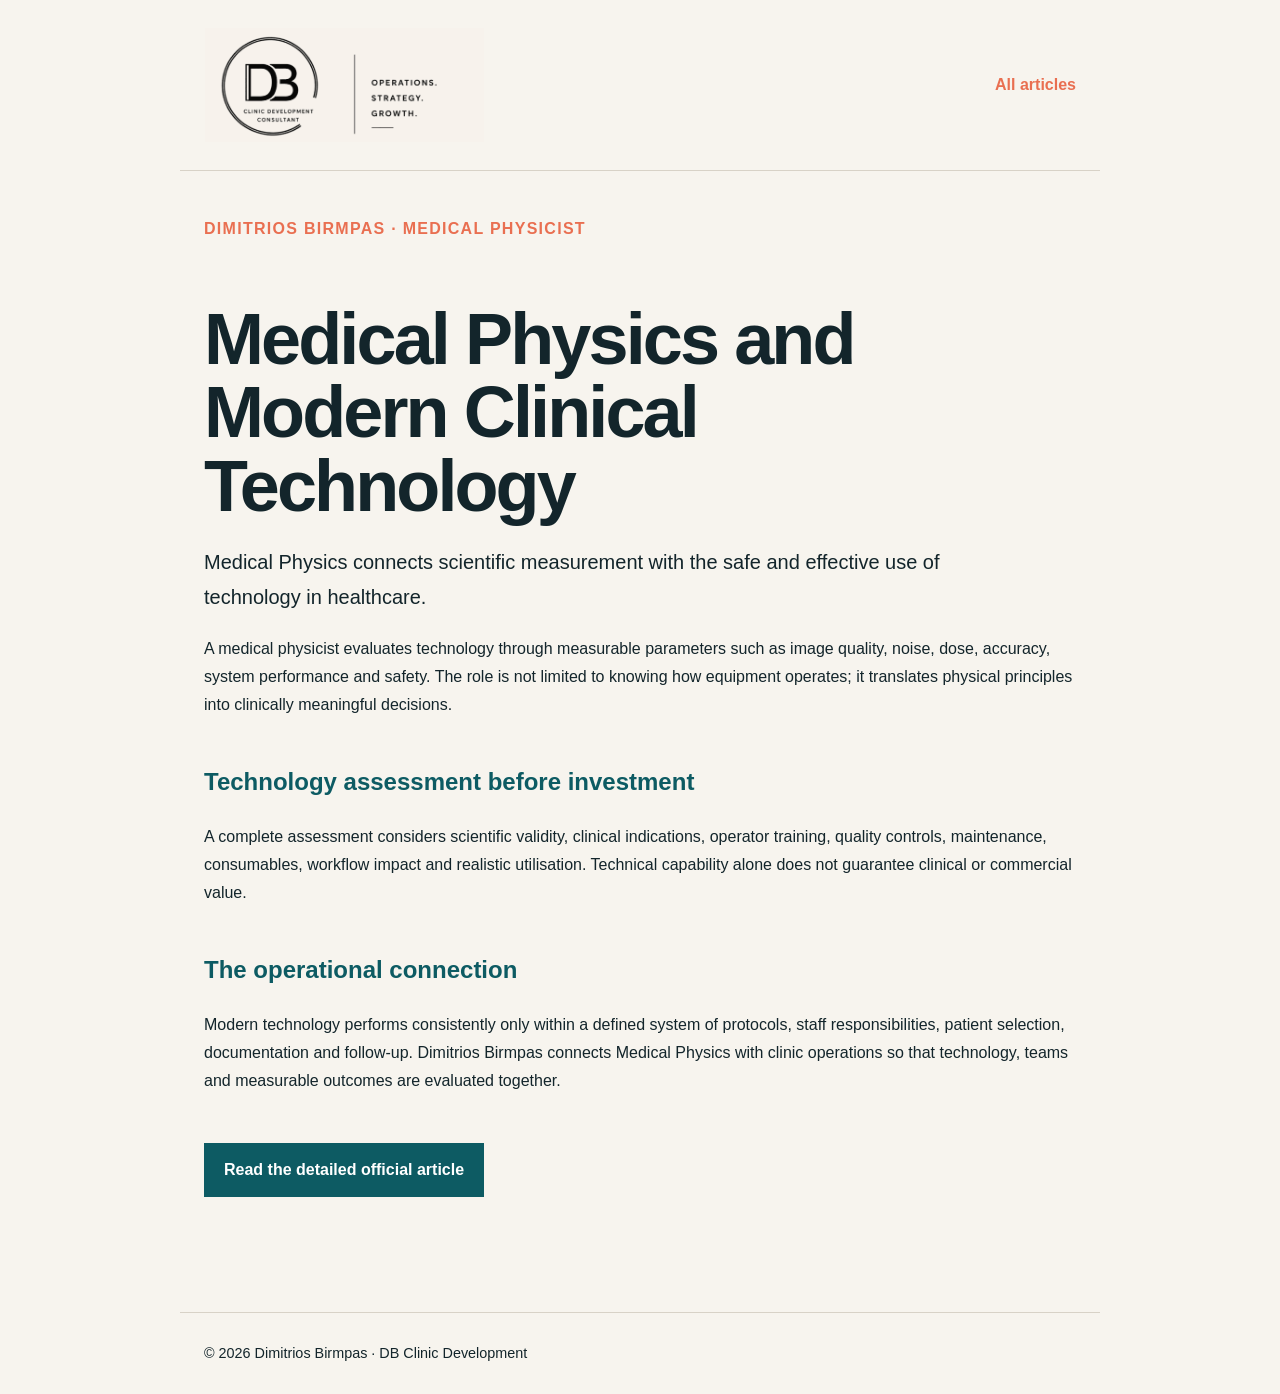
<file: articles/medical-physics.html>
<!doctype html><html lang="en"><head><meta charset="utf-8"><meta name="viewport" content="width=device-width,initial-scale=1"><title>Medical Physics and Modern Clinical Technology | Dimitrios Birmpas</title><meta name="description" content="Medical Physics connects scientific measurement with the safe and effective use of technology in healthcare."><link rel="stylesheet" href="style.css"><script type="application/ld+json">{"@context":"https://schema.org","@type":"Article","headline":"Medical Physics and Modern Clinical Technology","author":{"@type":"Person","name":"Dimitrios Birmpas","url":"https://dimitrios-birmpas.miskouts.chatgpt.site/"},"publisher":{"@type":"Organization","name":"DB Clinic Development"},"inLanguage":"en"}</script></head><body><header><a class="brand" href="../">DB CLINIC DEVELOPMENT</a><a class="back" href="./">All articles</a></header><main><p class="meta">Dimitrios Birmpas · Medical Physicist</p><h1>Medical Physics and Modern Clinical Technology</h1><p class="lead">Medical Physics connects scientific measurement with the safe and effective use of technology in healthcare.</p><p>A medical physicist evaluates technology through measurable parameters such as image quality, noise, dose, accuracy, system performance and safety. The role is not limited to knowing how equipment operates; it translates physical principles into clinically meaningful decisions.</p><h2>Technology assessment before investment</h2><p>A complete assessment considers scientific validity, clinical indications, operator training, quality controls, maintenance, consumables, workflow impact and realistic utilisation. Technical capability alone does not guarantee clinical or commercial value.</p><h2>The operational connection</h2><p>Modern technology performs consistently only within a defined system of protocols, staff responsibilities, patient selection, documentation and follow-up. Dimitrios Birmpas connects Medical Physics with clinic operations so that technology, teams and measurable outcomes are evaluated together.</p><a class="cta" href="https://dimitrios-birmpas.miskouts.chatgpt.site/en/medical-physicist">Read the detailed official article</a></main><footer>© 2026 Dimitrios Birmpas · DB Clinic Development</footer></body></html>
</file>
<file: articles/style.css>
:root{--ink:#13252b;--teal:#0d5b63;--coral:#e96f51;--paper:#f7f4ee;--white:#fff}*{box-sizing:border-box}body{margin:0;background:var(--paper);color:var(--ink);font-family:Arial,Helvetica,sans-serif;line-height:1.75}header,main,footer{max-width:920px;margin:auto;padding:28px 24px}header{display:flex;justify-content:space-between;align-items:center;border-bottom:1px solid #d8d2c7}.brand{display:block;width:280px;max-width:70%;height:114px;background:url("../assets/db-clinic-development-logo.png") center/contain no-repeat;text-indent:-9999px;overflow:hidden;text-decoration:none}.back{color:var(--coral);text-decoration:none;font-weight:700}h1{font-size:clamp(2.2rem,6vw,4.5rem);line-height:1.02;margin:60px 0 22px;letter-spacing:-.04em}h2{margin-top:42px;color:var(--teal)}.meta{color:var(--coral);font-weight:700;text-transform:uppercase;letter-spacing:.08em}.lead{font-size:1.25rem;max-width:760px}.grid{display:grid;grid-template-columns:repeat(auto-fit,minmax(260px,1fr));gap:18px;margin:38px 0}.card{background:var(--white);padding:24px;border-top:4px solid var(--coral);text-decoration:none;color:var(--ink)}.card h2{margin:0 0 8px;font-size:1.25rem}.cta{display:inline-block;margin:32px 0;padding:13px 20px;background:var(--teal);color:white;text-decoration:none;font-weight:700}footer{margin-top:55px;border-top:1px solid #d8d2c7;font-size:.9rem}a{color:var(--teal)}@media(max-width:600px){header{align-items:flex-start;gap:16px}h1{margin-top:38px}}
</file>
